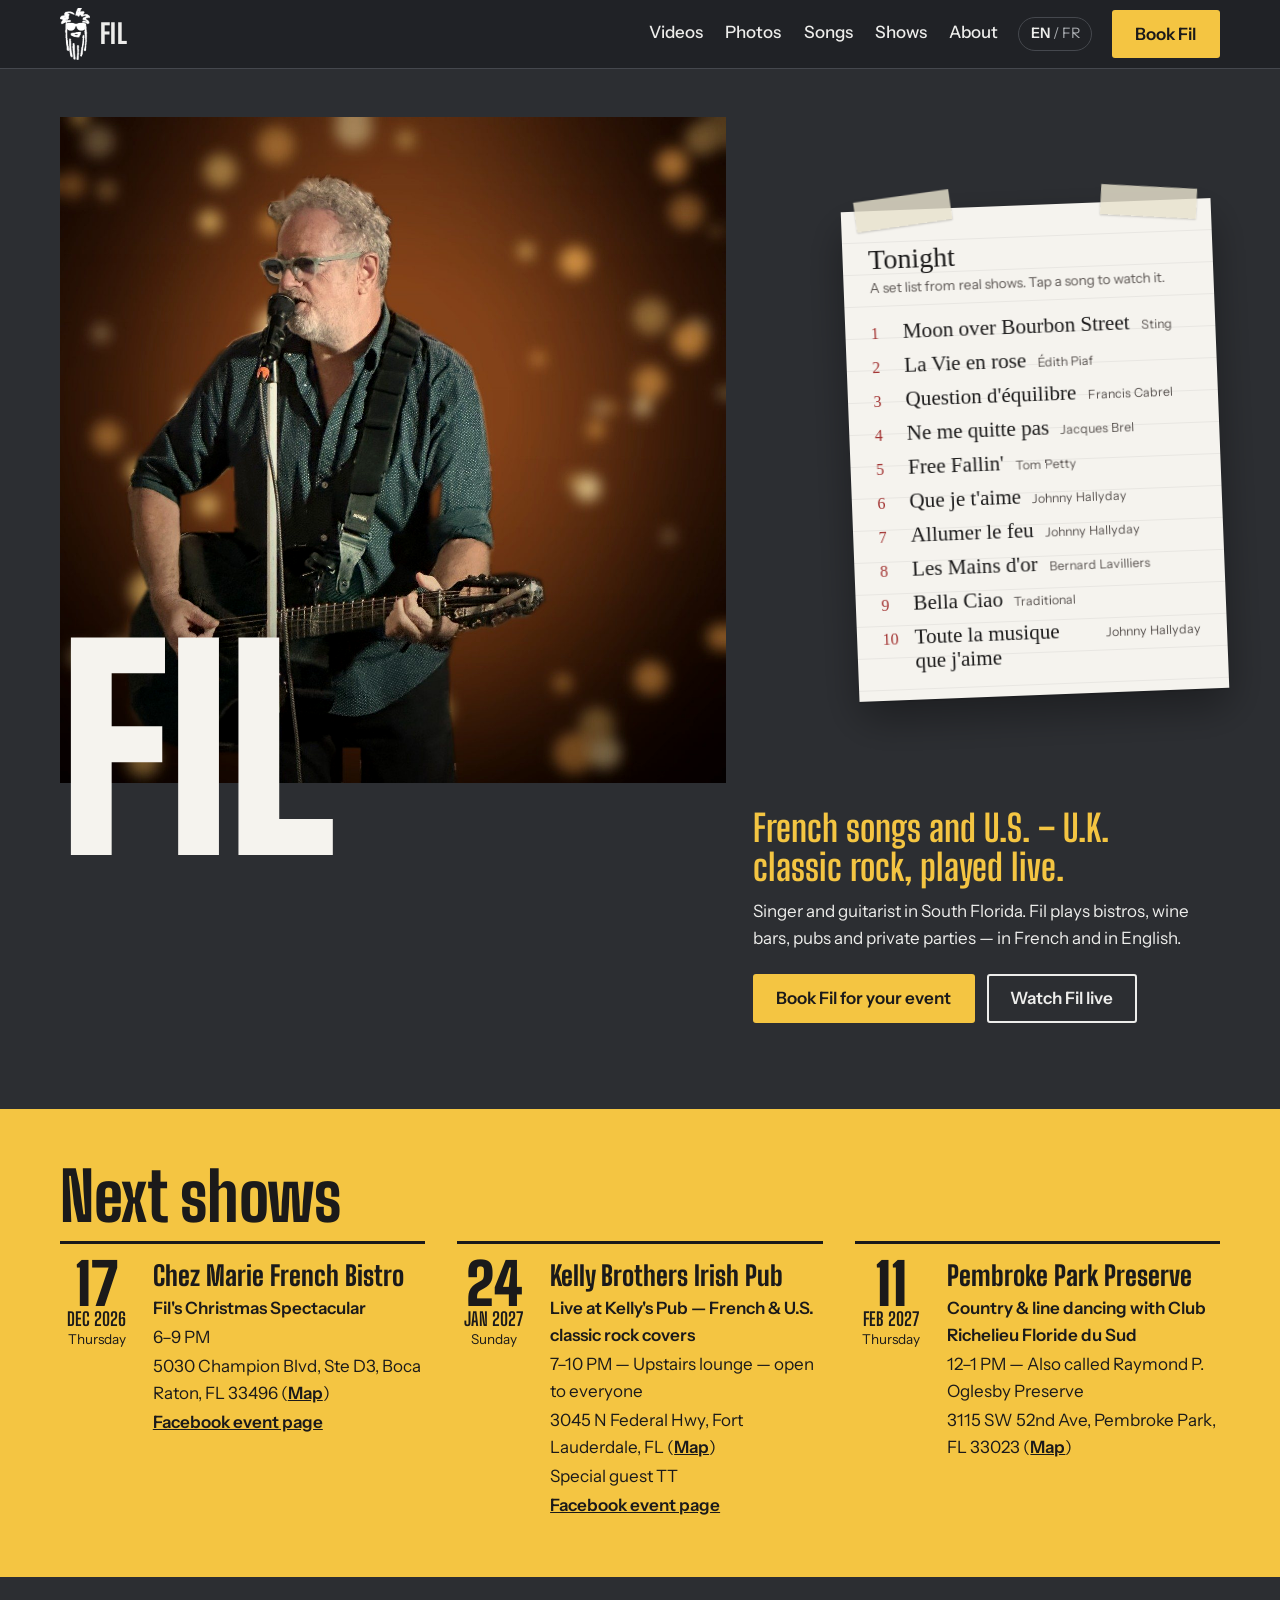
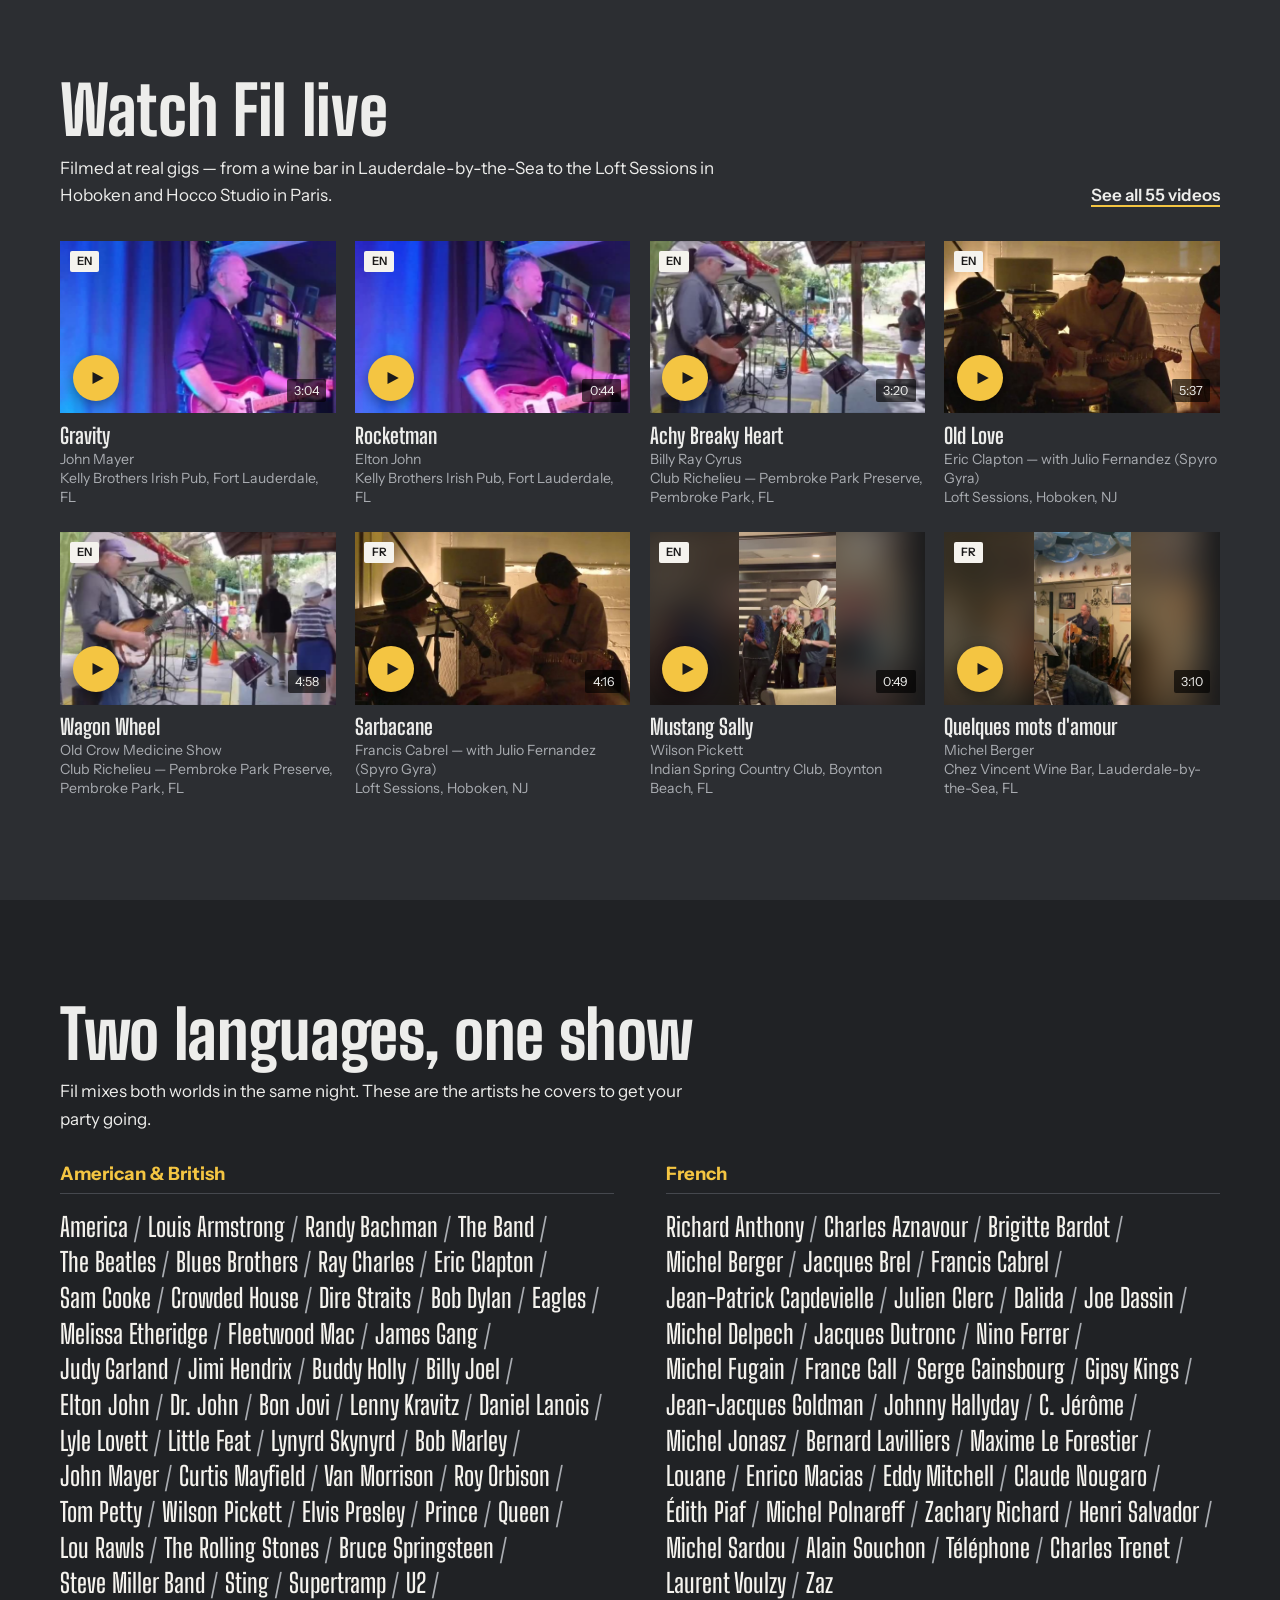
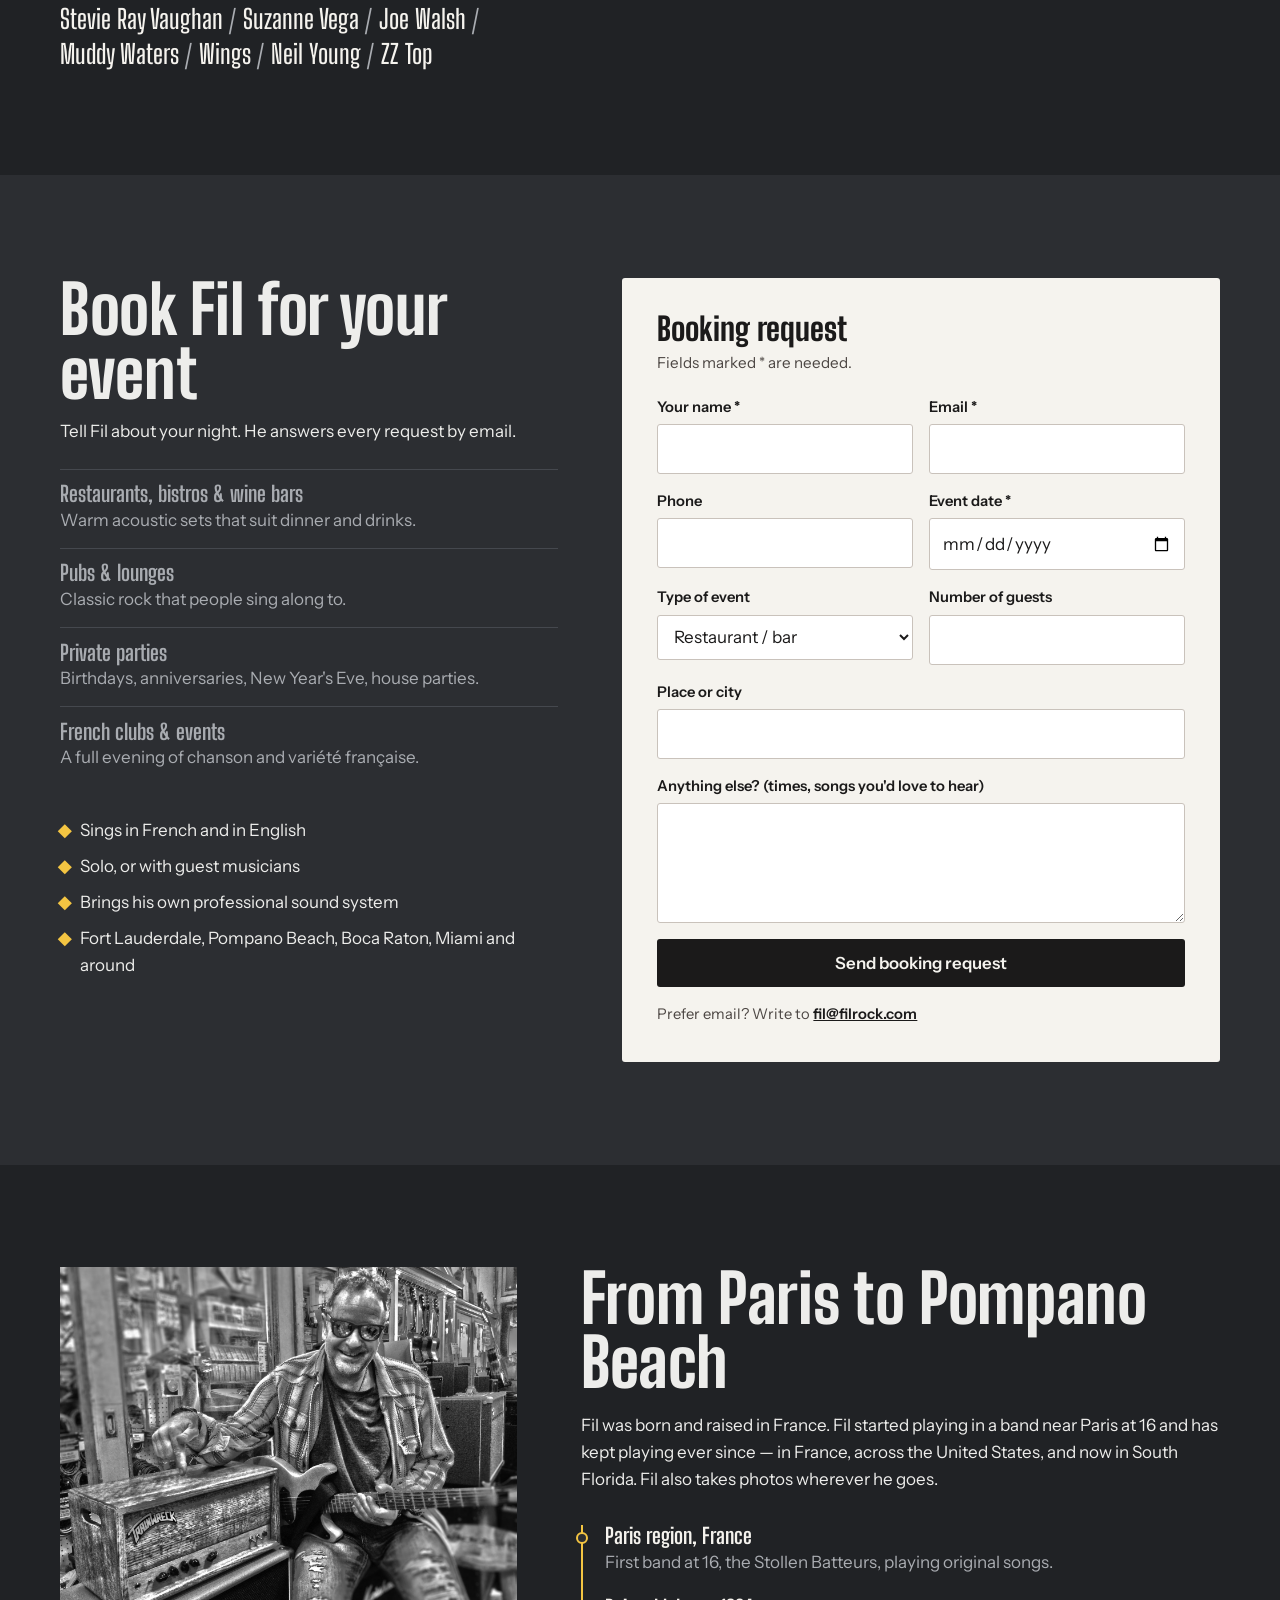
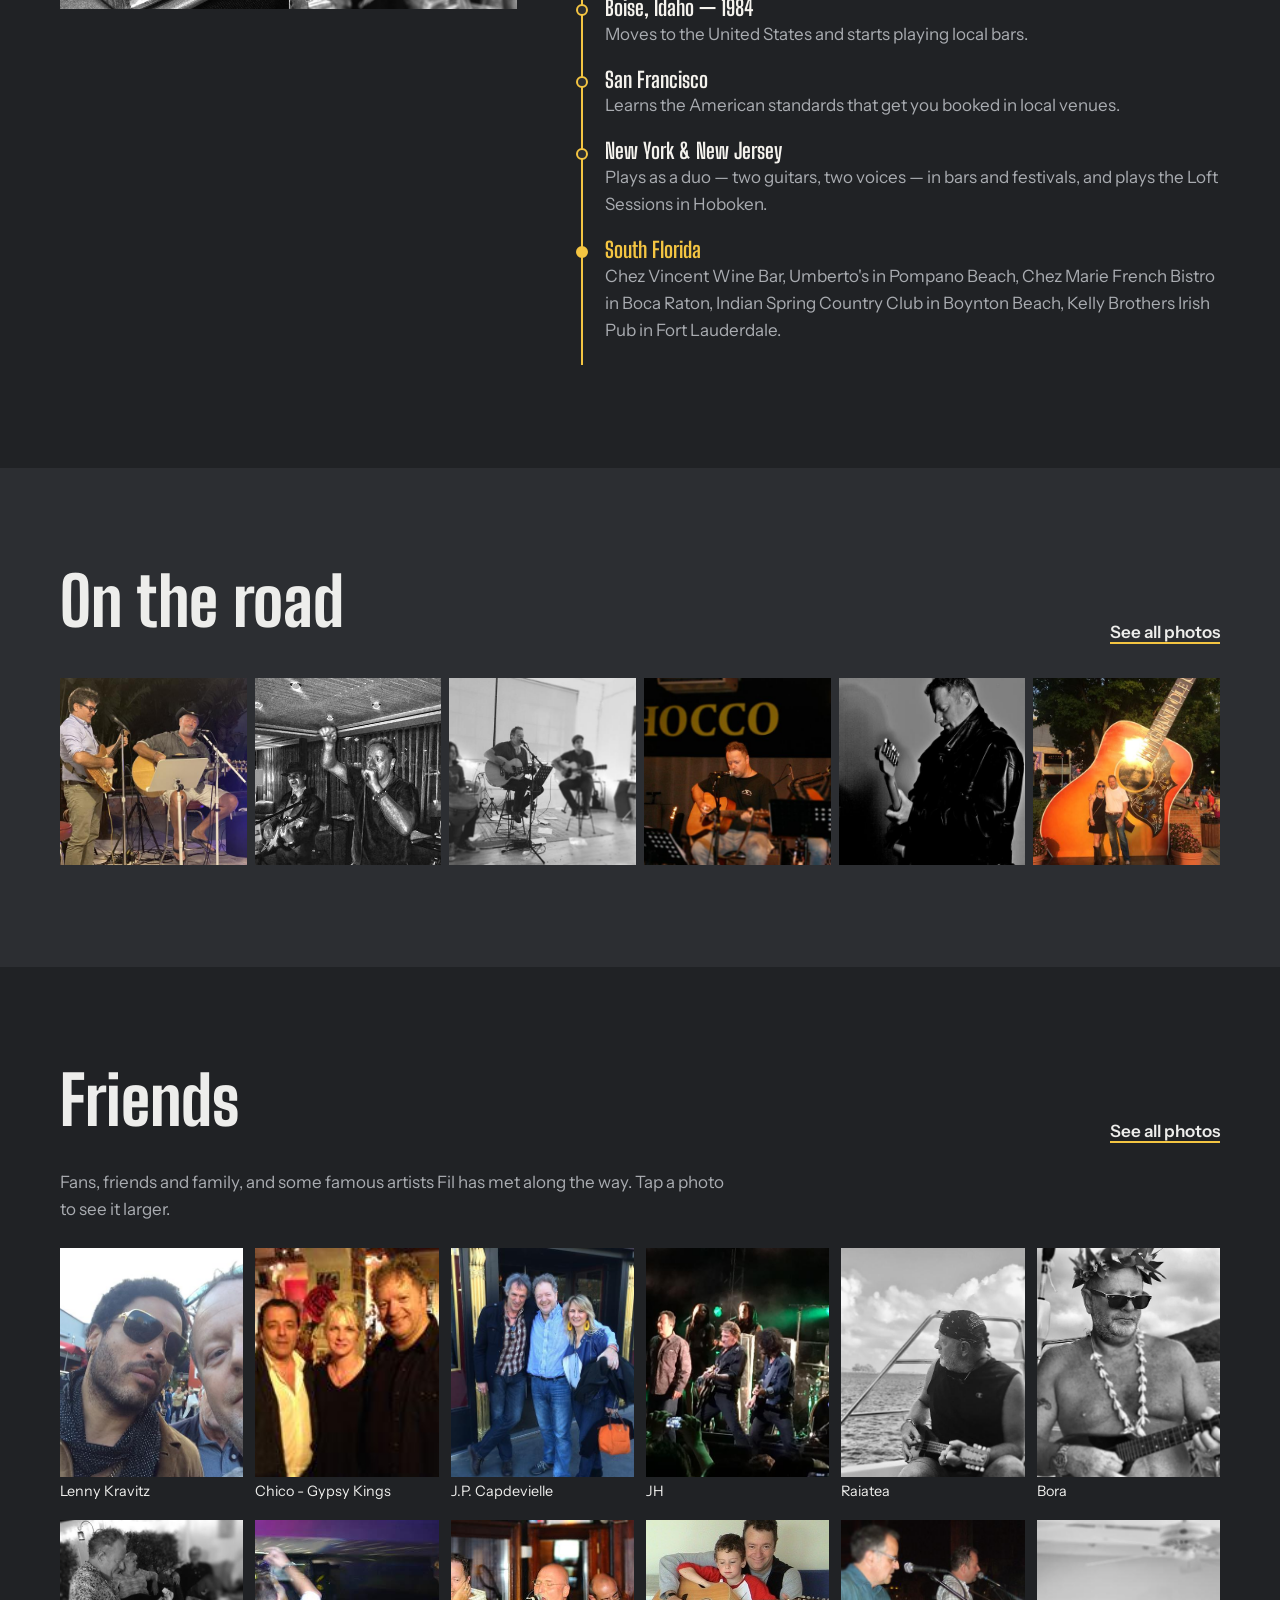
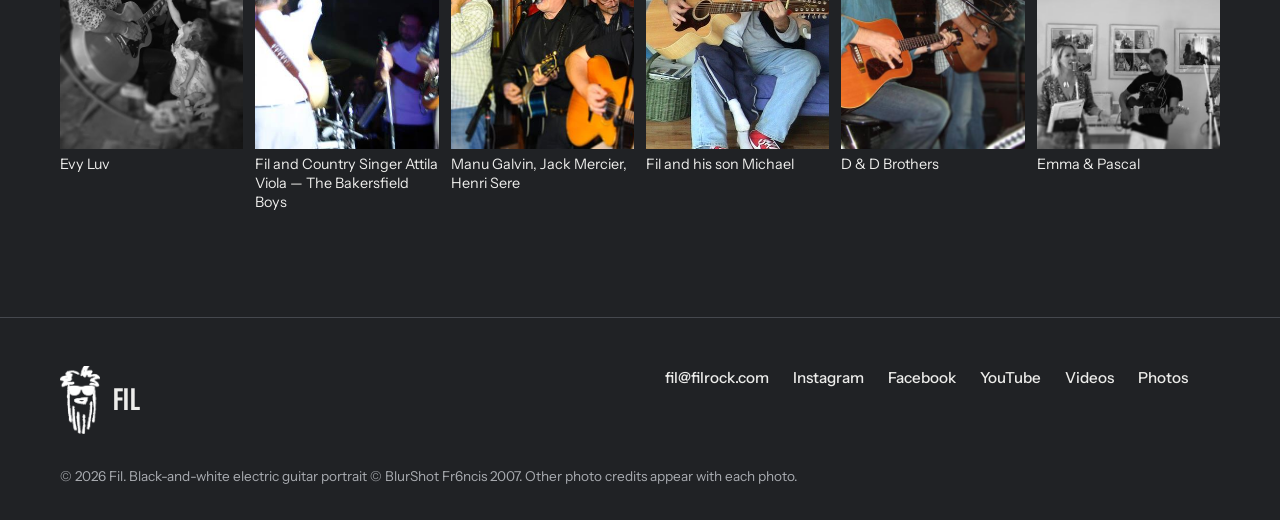
<file: index.html>
<!doctype html>
<html lang="en" data-lang="en">
<head>
<meta charset="utf-8">
<meta name="viewport" content="width=device-width, initial-scale=1">
<title>Fil — French chansons & classic rock, live in South Florida</title>
<meta name="description" content="Fil is a singer and guitarist in South Florida. He plays French chansons and American and British classic rock in bistros, wine bars, pubs and private parties. Book Fil for your event.">
<meta property="og:title" content="Fil — French chansons & classic rock, live">
<meta property="og:description" content="Singer and guitarist in South Florida. French chansons and classic rock for bistros, wine bars, pubs and private parties.">
<meta property="og:type" content="website">
<meta property="og:url" content="https://filrock.com/">
<meta property="og:image" content="https://filrock.com/assets/img/lib/fil-main-2026-warm.jpg">
<meta name="twitter:card" content="summary_large_image">
<link rel="canonical" href="https://filrock.com/">
<meta name="theme-color" content="#202225">
<link rel="icon" href="favicon.png" type="image/png">
<link rel="apple-touch-icon" href="apple-touch-icon.png">
<link rel="preconnect" href="https://fonts.googleapis.com">
<link rel="preconnect" href="https://fonts.gstatic.com" crossorigin>
<link href="https://fonts.googleapis.com/css2?family=Big+Shoulders+Display:wght@600;700;800;900&family=Instrument+Sans:wght@400;500;600;700&family=Permanent+Marker&display=swap" rel="stylesheet">
<link rel="stylesheet" href="assets/css/site.css?v=20261116a">
<script type="application/ld+json">
{"@context":"https://schema.org","@type":"MusicGroup","name":"Fil","url":"https://filrock.com/","image":"https://filrock.com/assets/img/lib/fil-main-2026-warm.jpg","genre":["French chanson","Classic rock"],"description":"Singer and guitarist in South Florida playing French chansons and classic rock.","email":"fil@filrock.com","areaServed":"South Florida","sameAs":["https://www.instagram.com/fil_rock/","https://www.facebook.com/profile.php?id=61576345754601","https://www.youtube.com/channel/UCnaAOq6yiKES8PhE9cGg55g"]}
</script>
</head>
<body>
<a class="skip" href="#main"><span data-l="en">Skip to content</span><span data-l="fr">Aller au contenu</span></a>

<header class="top">
  <div class="wrap">
    <a class="brand" href="./" aria-label="Fil, home">
      <img src="assets/img/logo-face-white.png" alt="" width="30" height="51">
      <span class="wordmark">FIL</span>
    </a>
    <nav class="nav" id="nav" aria-label="Main">
      <a href="videos.html"><span data-l="en">Videos</span><span data-l="fr">Vidéos</span></a>
      <a href="photos.html">Photos</a>
      <a href="#songs"><span data-l="en">Songs</span><span data-l="fr">Chansons</span></a>
      <a href="#shows"><span data-l="en">Shows</span><span data-l="fr">Concerts</span></a>
      <a href="#about"><span data-l="en">About</span><span data-l="fr">Biographie</span></a>
    </nav>
    <button class="lang" type="button">EN / FR</button>
    <a class="btn btn-spot" href="#book"><span data-l="en">Book Fil</span><span data-l="fr">Réserver Fil</span></a>
    <button class="menu-btn" type="button" aria-controls="nav" aria-expanded="false" data-en="Open menu" data-fr="Ouvrir le menu"><span></span><span></span><span></span></button>
  </div>
</header>

<main id="main">
  <!-- HERO -->
  <section class="hero">
    <div class="wrap">
      <figure class="hero-photo">
        <img src="assets/img/lib/fil-main-2026-warm.jpg" width="1320" height="1320" alt="Fil singing and playing his guitar" fetchpriority="high">
      </figure>
      <div class="hero-copy">
        <h1 class="hero-name">Fil</h1>
        <div class="hero-text">
        <p class="hero-tag"><span data-l="en">French songs and U.S.&nbsp;–&nbsp;U.K. classic rock, played&nbsp;live.</span><span data-l="fr">Chansons françaises et classic rock U.S.&nbsp;–&nbsp;U.K., en&nbsp;live.</span></p>
        <p class="hero-sub">
          <span data-l="en">Singer and guitarist in South Florida. Fil plays bistros, wine bars, pubs and private parties — in French and in English.</span>
          <span data-l="fr">Chanteur et guitariste en Floride du Sud. Fil joue dans les bistrots, les bars à vin, les pubs et les soirées privées — en français et en anglais.</span>
        </p>
        <div class="hero-cta">
          <a class="btn btn-spot" href="#book"><span data-l="en">Book Fil for your event</span><span data-l="fr">Réserver Fil pour votre soirée</span></a>
          <a class="btn btn-line" href="#videos"><span data-l="en">Watch Fil live</span><span data-l="fr">Voir Fil en live</span></a>
        </div>
        </div>
      </div>

      <aside class="setlist" aria-labelledby="setlist-title">
        <span class="tape tape-l" aria-hidden="true"></span><span class="tape tape-r" aria-hidden="true"></span>
        <p class="setlist-head" id="setlist-title"><span data-l="en">Tonight</span><span data-l="fr">Ce soir</span></p>
        <p class="setlist-note"><span data-l="en">A set list from real shows. Tap a song to watch it.</span><span data-l="fr">Une set list de vrais concerts. Touchez une chanson pour la voir.</span></p>
        <ol>
          <li><button type="button" data-video="fil_france-moon-over-bourbon-street"><span class="song">Moon over Bourbon Street</span><span class="who">Sting</span></button></li>
          <li><button type="button" data-video="c780d7_a0bb45439d3e418d8179134823fd58ea"><span class="song" lang="fr">La Vie en rose</span><span class="who">Édith Piaf</span></button></li>
          <li><button type="button" data-video="fil_kelly-question-d-equilibre"><span class="song" lang="fr">Question d'équilibre</span><span class="who">Francis Cabrel</span></button></li>
          <li><button type="button" data-video="c780d7_3457dcf493ad4b9aae6d5254f6bedf9e"><span class="song" lang="fr">Ne me quitte pas</span><span class="who">Jacques Brel</span></button></li>
          <li><button type="button" data-video="c780d7_3942223f0f434574b36c2dba764608f5"><span class="song">Free Fallin'</span><span class="who">Tom Petty</span></button></li>
          <li><button type="button" data-video="571c43_ca935aba26ba480787572b3f54c3cbea"><span class="song" lang="fr">Que je t'aime</span><span class="who">Johnny Hallyday</span></button></li>
          <li><button type="button" data-video="571c43_dc0de59141704a8e8d019f41ae1b949c"><span class="song" lang="fr">Allumer le feu</span><span class="who">Johnny Hallyday</span></button></li>
          <li><button type="button" data-video="c780d7_f4b5e55483194768900bbd8c2d068be9"><span class="song" lang="fr">Les Mains d'or</span><span class="who">Bernard Lavilliers</span></button></li>
          <li><button type="button" data-video="c780d7_8c40d618f99b43469a73e5504b0fde74"><span class="song" lang="it">Bella Ciao</span><span class="who"><span data-l="en">Traditional</span><span data-l="fr">Chant traditionnel</span></span></button></li>
          <li><button type="button" data-video="c780d7_203fce6b2df84ebdad1edd4c4e71a01c"><span class="song" lang="fr">Toute la musique que j'aime</span><span class="who">Johnny Hallyday</span></button></li>
        </ol>
      </aside>
    </div>
  </section>

  <!-- NEXT SHOWS -->
  <section class="shows" id="shows" aria-labelledby="shows-title">
    <div class="wrap">
      <h2 class="h2" id="shows-title"><span data-l="en">Next shows</span><span data-l="fr">Prochains concerts</span></h2>
      <div data-shows></div>
    </div>
  </section>

  <!-- VIDEOS -->
  <section class="section" id="videos" aria-labelledby="videos-title">
    <div class="wrap">
      <div class="section-head">
        <div>
          <h2 class="h2" id="videos-title"><span data-l="en">Watch Fil live</span><span data-l="fr">Fil en live</span></h2>
          <p class="lead"><span data-l="en">Filmed at real gigs — from a wine bar in Lauderdale-by-the-Sea to the Loft Sessions in Hoboken and Hocco Studio in Paris.</span><span data-l="fr">Filmé pendant de vrais concerts — d'un bar à vin de Lauderdale-by-the-Sea aux Loft Sessions de Hoboken et au Hocco Studio à Paris.</span></p>
        </div>
        <a class="more" href="videos.html"><span data-l="en">See all 55 videos</span><span data-l="fr">Voir les 55 vidéos</span></a>
      </div>
      <div class="vgrid" data-videos="featured" data-ids="fil_kelly-gravity,fil_kelly-rocketman,fil_richelieu-achy-breaky-heart,c780d7_7b65bd6fb44943e5828a4b5eb2eb9af7,fil_richelieu-wagon-wheel,c780d7_b490a7e795b34aaeb90ac5d07f6b844e,fil_indian-spring-mustang-sally,c780d7_f4be8e4a15d04939ae179653b28ad416"></div>
    </div>
  </section>

  <!-- SONGS -->
  <section class="section section-alt" id="songs" aria-labelledby="songs-title">
    <div class="wrap">
      <h2 class="h2" id="songs-title"><span data-l="en">Two languages, one show</span><span data-l="fr">Deux langues, un seul show</span></h2>
      <p class="lead"><span data-l="en">Fil mixes both worlds in the same night. These are the artists he covers to get your party going.</span><span data-l="fr">Fil mélange les deux mondes dans la même soirée. Voici les artistes qu'il reprend pour animer vos soirées.</span></p>
      <div class="lineup">
        <div>
          <h3><span data-l="en">American & British</span><span data-l="fr">Américains et britanniques</span></h3>
          <p><span>America</span> <span>Louis Armstrong</span> <span>Randy Bachman</span> <span>The Band</span> <span>The Beatles</span> <span>Blues Brothers</span> <span>Ray Charles</span> <span>Eric Clapton</span> <span>Sam Cooke</span> <span>Crowded House</span> <span>Dire Straits</span> <span>Bob Dylan</span> <span>Eagles</span> <span>Melissa Etheridge</span> <span>Fleetwood Mac</span> <span>James Gang</span> <span>Judy Garland</span> <span>Jimi Hendrix</span> <span>Buddy Holly</span> <span>Billy Joel</span> <span>Elton John</span> <span>Dr. John</span> <span>Bon Jovi</span> <span>Lenny Kravitz</span> <span>Daniel Lanois</span> <span>Lyle Lovett</span> <span>Little Feat</span> <span>Lynyrd Skynyrd</span> <span>Bob Marley</span> <span>John Mayer</span> <span>Curtis Mayfield</span> <span>Van Morrison</span> <span>Roy Orbison</span> <span>Tom Petty</span> <span>Wilson Pickett</span> <span>Elvis Presley</span> <span>Prince</span> <span>Queen</span> <span>Lou Rawls</span> <span>The Rolling Stones</span> <span>Bruce Springsteen</span> <span>Steve Miller Band</span> <span>Sting</span> <span>Supertramp</span> <span>U2</span> <span>Stevie Ray Vaughan</span> <span>Suzanne Vega</span> <span>Joe Walsh</span> <span>Muddy Waters</span> <span>Wings</span> <span>Neil Young</span> <span>ZZ Top</span></p>
        </div>
        <div lang="fr">
          <h3><span data-l="en">French</span><span data-l="fr">Français</span></h3>
          <p><span>Richard Anthony</span> <span>Charles Aznavour</span> <span>Brigitte Bardot</span> <span>Michel Berger</span> <span>Jacques Brel</span> <span>Francis Cabrel</span> <span>Jean-Patrick Capdevielle</span> <span>Julien Clerc</span> <span>Dalida</span> <span>Joe Dassin</span> <span>Michel Delpech</span> <span>Jacques Dutronc</span> <span>Nino Ferrer</span> <span>Michel Fugain</span> <span>France Gall</span> <span>Serge Gainsbourg</span> <span>Gipsy Kings</span> <span>Jean-Jacques Goldman</span> <span>Johnny Hallyday</span> <span>C. Jérôme</span> <span>Michel Jonasz</span> <span>Bernard Lavilliers</span> <span>Maxime Le Forestier</span> <span>Louane</span> <span>Enrico Macias</span> <span>Eddy Mitchell</span> <span>Claude Nougaro</span> <span>Édith Piaf</span> <span>Michel Polnareff</span> <span>Zachary Richard</span> <span>Henri Salvador</span> <span>Michel Sardou</span> <span>Alain Souchon</span> <span>Téléphone</span> <span>Charles Trenet</span> <span>Laurent Voulzy</span> <span>Zaz</span></p>
        </div>
      </div>
    </div>
  </section>

  <!-- BOOK -->
  <section class="section" id="book" aria-labelledby="book-title">
    <div class="wrap book">
      <div>
        <h2 class="h2" id="book-title"><span data-l="en">Book Fil for your event</span><span data-l="fr">Réservez Fil pour votre soirée</span></h2>
        <p class="lead" style="margin-bottom:0"><span data-l="en">Tell Fil about your night. He answers every request by email.</span><span data-l="fr">Parlez de votre soirée à Fil. Il répond à chaque demande par e-mail.</span></p>
        <ul class="book-list">
          <li><strong><span data-l="en">Restaurants, bistros & wine bars</span><span data-l="fr">Restaurants, bistrots et bars à vin</span></strong><span><span data-l="en">Warm acoustic sets that suit dinner and drinks.</span><span data-l="fr">Des sets acoustiques chaleureux pour le dîner et l'apéro.</span></span></li>
          <li><strong><span data-l="en">Pubs & lounges</span><span data-l="fr">Pubs et lounges</span></strong><span><span data-l="en">Classic rock that people sing along to.</span><span data-l="fr">Du classic rock que tout le monde chante.</span></span></li>
          <li><strong><span data-l="en">Private parties</span><span data-l="fr">Soirées privées</span></strong><span><span data-l="en">Birthdays, anniversaries, New Year's Eve, house parties.</span><span data-l="fr">Anniversaires, fêtes, réveillons, soirées à la maison.</span></span></li>
          <li><strong><span data-l="en">French clubs & events</span><span data-l="fr">Clubs et événements français</span></strong><span><span data-l="en">A full evening of chanson and variété française.</span><span data-l="fr">Une soirée entière de chanson et de variété française.</span></span></li>
        </ul>
        <ul class="facts">
          <li><span data-l="en">Sings in French and in English</span><span data-l="fr">Chante en français et en anglais</span></li>
          <li><span data-l="en">Solo, or with guest musicians</span><span data-l="fr">En solo, ou avec des musiciens invités</span></li>
          <li><span data-l="en">Brings his own professional sound system</span><span data-l="fr">Apporte sa propre sono professionnelle</span></li>
          <li><span data-l="en">Fort Lauderdale, Pompano Beach, Boca Raton, Miami and around</span><span data-l="fr">Fort Lauderdale, Pompano Beach, Boca Raton, Miami et alentours</span></li>
        </ul>
      </div>

      <form class="form" id="booking" novalidate>
        <h3><span data-l="en">Booking request</span><span data-l="fr">Demande de réservation</span></h3>
        <p class="hint"><span data-l="en">Fields marked * are needed.</span><span data-l="fr">Les champs marqués * sont nécessaires.</span></p>
        <input class="hp" type="checkbox" name="botcheck" tabindex="-1" autocomplete="off" aria-hidden="true">
        <div class="grid2">
          <div class="field"><label for="f-name"><span data-l="en">Your name *</span><span data-l="fr">Votre nom *</span></label><input id="f-name" name="name" autocomplete="name" required></div>
          <div class="field"><label for="f-email"><span data-l="en">Email *</span><span data-l="fr">E-mail *</span></label><input id="f-email" name="email" type="email" autocomplete="email" required></div>
          <div class="field"><label for="f-phone"><span data-l="en">Phone</span><span data-l="fr">Téléphone</span></label><input id="f-phone" name="phone" type="tel" autocomplete="tel"></div>
          <div class="field"><label for="f-date"><span data-l="en">Event date *</span><span data-l="fr">Date de l'événement *</span></label><input id="f-date" name="date" type="date" required></div>
          <div class="field"><label for="f-type"><span data-l="en">Type of event</span><span data-l="fr">Type d'événement</span></label>
            <select id="f-type" name="type">
              <option value="Restaurant / bar">Restaurant / bar</option>
              <option value="Private party">Private party / Soirée privée</option>
              <option value="French club or event">French club or event / Club ou événement français</option>
              <option value="Company event">Company event / Événement d'entreprise</option>
              <option value="Other">Other / Autre</option>
            </select></div>
          <div class="field"><label for="f-guests"><span data-l="en">Number of guests</span><span data-l="fr">Nombre d'invités</span></label><input id="f-guests" name="guests" inputmode="numeric"></div>
        </div>
        <div class="field"><label for="f-place"><span data-l="en">Place or city</span><span data-l="fr">Lieu ou ville</span></label><input id="f-place" name="place"></div>
        <div class="field"><label for="f-msg"><span data-l="en">Anything else? (times, songs you'd love to hear)</span><span data-l="fr">Autre chose ? (horaires, chansons souhaitées)</span></label><textarea id="f-msg" name="message"></textarea></div>
        <button class="btn btn-spot" type="submit"><span data-l="en">Send booking request</span><span data-l="fr">Envoyer la demande</span></button>
        <p class="form-status" role="status" aria-live="polite"></p>
        <p class="form-alt"><span data-l="en">Prefer email? Write to</span><span data-l="fr">Vous préférez l'e-mail ? Écrivez à</span> <a href="mailto:fil@filrock.com">fil@filrock.com</a></p>
      </form>
    </div>
  </section>

  <!-- ABOUT -->
  <section class="section section-alt" id="about" aria-labelledby="about-title">
    <div class="wrap about">
      <figure>
        <img loading="lazy" src="assets/img/lib/img-0908-7d55d2.jpg" width="1600" height="1200" alt="Fil playing guitar in a guitar shop, next to a Trainwreck amplifier">
      </figure>
      <div class="about-text">
        <h2 class="h2" id="about-title"><span data-l="en">From Paris to Pompano Beach</span><span data-l="fr">De Paris à Pompano Beach</span></h2>
        <p><span data-l="en">Fil was born and raised in France. Fil started playing in a band near Paris at 16 and has kept playing ever since — in France, across the United States, and now in South Florida. Fil also takes photos wherever he goes.</span><span data-l="fr">Fil est né et a grandi en France. Fil a commencé à jouer dans un groupe de la région parisienne à 16 ans et n'a jamais arrêté depuis — en France, à travers les États-Unis, et aujourd'hui en Floride du Sud. Fil prend aussi des photos partout où il passe.</span></p>
        <ol class="road">
          <li><strong><span data-l="en">Paris region, France</span><span data-l="fr">Région parisienne</span></strong><span><span data-l="en">First band at 16, the Stollen Batteurs, playing original songs.</span><span data-l="fr">Premier groupe à 16 ans, les Stollen Batteurs, avec des chansons originales.</span></span></li>
          <li><strong><span data-l="en">Boise, Idaho — 1984</span><span data-l="fr">Boise, Idaho — 1984</span></strong><span><span data-l="en">Moves to the United States and starts playing local bars.</span><span data-l="fr">S'installe aux États-Unis et commence à jouer dans les bars du coin.</span></span></li>
          <li><strong>San Francisco</strong><span><span data-l="en">Learns the American standards that get you booked in local venues.</span><span data-l="fr">Apprend les standards américains qui ouvrent les portes des salles locales.</span></span></li>
          <li><strong><span data-l="en">New York & New Jersey</span><span data-l="fr">New York et New Jersey</span></strong><span><span data-l="en">Plays as a duo — two guitars, two voices — in bars and festivals, and plays the Loft Sessions in Hoboken.</span><span data-l="fr">Joue en duo — deux guitares, deux voix — dans les bars et les festivals, et joue aux Loft Sessions de Hoboken.</span></span></li>
          <li class="now"><strong><span data-l="en">South Florida</span><span data-l="fr">Floride du Sud</span></strong><span><span data-l="en">Chez Vincent Wine Bar, Umberto's in Pompano Beach, Chez Marie French Bistro in Boca Raton, Indian Spring Country Club in Boynton Beach, Kelly Brothers Irish Pub in Fort Lauderdale.</span><span data-l="fr">Chez Vincent Wine Bar, Umberto's à Pompano Beach, Chez Marie French Bistro à Boca Raton, Indian Spring Country Club à Boynton Beach, Kelly Brothers Irish Pub à Fort Lauderdale.</span></span></li>
        </ol>
      </div>
    </div>
  </section>

  <!-- PHOTOS -->
  <section class="section" aria-labelledby="photos-title">
    <div class="wrap">
      <div class="section-head">
        <h2 class="h2" id="photos-title"><span data-l="en">On the road</span><span data-l="fr">Sur la route</span></h2>
        <a class="more" href="photos.html"><span data-l="en">See all photos</span><span data-l="fr">Voir toutes les photos</span></a>
      </div>
      <div class="pstrip">
        <img loading="lazy" src="assets/img/thumb/fil-pat-cf6bbf.jpg" alt="Fil playing acoustic guitar outdoors with a second guitarist" width="480" height="640">
        <img loading="lazy" src="assets/img/thumb/2016-04-02-23-23-13-59d344.jpg" alt="Fil singing on stage, in black and white" width="640" height="360">
        <img loading="lazy" src="assets/img/thumb/img-2869-e71dbd.jpg" alt="Loft Sessions in Hoboken, New Jersey" width="640" height="480">
        <img loading="lazy" src="assets/img/thumb/dsc01379-99dc99.jpg" alt="Fil on stage at Hocco Studio, Paris" width="640" height="480">
        <img loading="lazy" src="assets/img/thumb/fr6ncis-2007-06-16-img-2788-6a2a2c.jpg" alt="Fil with an electric guitar, black and white portrait" width="426" height="640">
        <img loading="lazy" src="assets/img/thumb/nashville-c97a5c.jpg" alt="Fil in Nashville by a giant guitar" width="480" height="640">
      </div>
    </div>
  </section>

  <!-- FRIENDS -->
  <section class="section section-alt" id="friends" aria-labelledby="friends-title">
    <div class="wrap">
      <div class="section-head">
        <h2 class="h2" id="friends-title"><span data-l="en">Friends</span><span data-l="fr">Les amis</span></h2>
        <a class="more" href="photos.html"><span data-l="en">See all photos</span><span data-l="fr">Voir toutes les photos</span></a>
      </div>
      <p class="friends-note"><span data-l="en">Fans, friends and family, and some famous artists Fil has met along the way. Tap a photo to see it larger.</span><span data-l="fr">Fans, amis et famille, et quelques artistes célèbres rencontrés en chemin. Touchez une photo pour l'agrandir.</span></p>
      <div class="friends" data-photo-pick="friends" data-files="img-0976-e116f7.jpg,26309715563-c5fb3d68b9-o-40f605.jpg,2014-03-20-15-02-42-hdr-c0dce1.jpg,2014-05-06-21-50-27-06c219.jpg,img-5011-af9298.jpg,photo-nov-27-10-55-16-pm-747746.jpg,a6d4e931-f1a1-47d4-8044-40ce2c3fade4-e8ab07.jpg,img-1014-edited-6ef716.jpg,picture-085-d0bc2f.jpg,fil-and-michael-guitar-2003.jpg,dscf5013-2b86a0.jpg,img-4348-17086c.jpg"></div>
    </div>
  </section>
</main>

<footer class="foot">
  <div class="wrap">
    <div class="foot-brand"><img src="assets/img/logo-face-white.png" alt="" width="40" height="68"><span class="wordmark">FIL</span></div>
    <div class="foot-links">
      <a href="mailto:fil@filrock.com">fil@filrock.com</a>
      <a href="https://www.instagram.com/fil_rock/" target="_blank" rel="noopener">Instagram</a>
      <a href="https://www.facebook.com/profile.php?id=61576345754601" target="_blank" rel="noopener">Facebook</a>
      <a href="https://www.youtube.com/channel/UCnaAOq6yiKES8PhE9cGg55g" target="_blank" rel="noopener">YouTube</a>
      <a href="videos.html"><span data-l="en">Videos</span><span data-l="fr">Vidéos</span></a>
      <a href="photos.html">Photos</a>
    </div>
    <p class="foot-small">© <span data-year>2026</span> Fil. <span data-l="en">Black-and-white electric guitar portrait © BlurShot Fr6ncis 2007. Other photo credits appear with each photo.</span><span data-l="fr">Portrait noir et blanc à la guitare électrique © BlurShot Fr6ncis 2007. Les autres crédits photo sont indiqués avec chaque photo.</span></p>
  </div>
</footer>

<dialog id="viewer" aria-label="Photo">
  <button class="dlg-close" type="button" aria-label="Close">×</button>
  <button class="dlg-nav dlg-prev" type="button" aria-label="Previous photo">‹</button>
  <button class="dlg-nav dlg-next" type="button" aria-label="Next photo">›</button>
  <div class="dlg"><div class="dlg-media"></div><div class="dlg-cap"></div></div>
</dialog>

<dialog id="player" aria-label="Video">
  <button class="dlg-close" type="button" aria-label="Close">×</button>
  <div class="dlg"><div class="dlg-media"></div><div class="dlg-cap"></div></div>
</dialog>

<script src="data/videos.js?v=20261116a"></script>
<script src="data/photos.js?v=20261116a"></script>
<script src="data/shows.js?v=20261116a"></script>
<script src="assets/js/site.js?v=20261116a"></script>
</body>
</html>
</file>
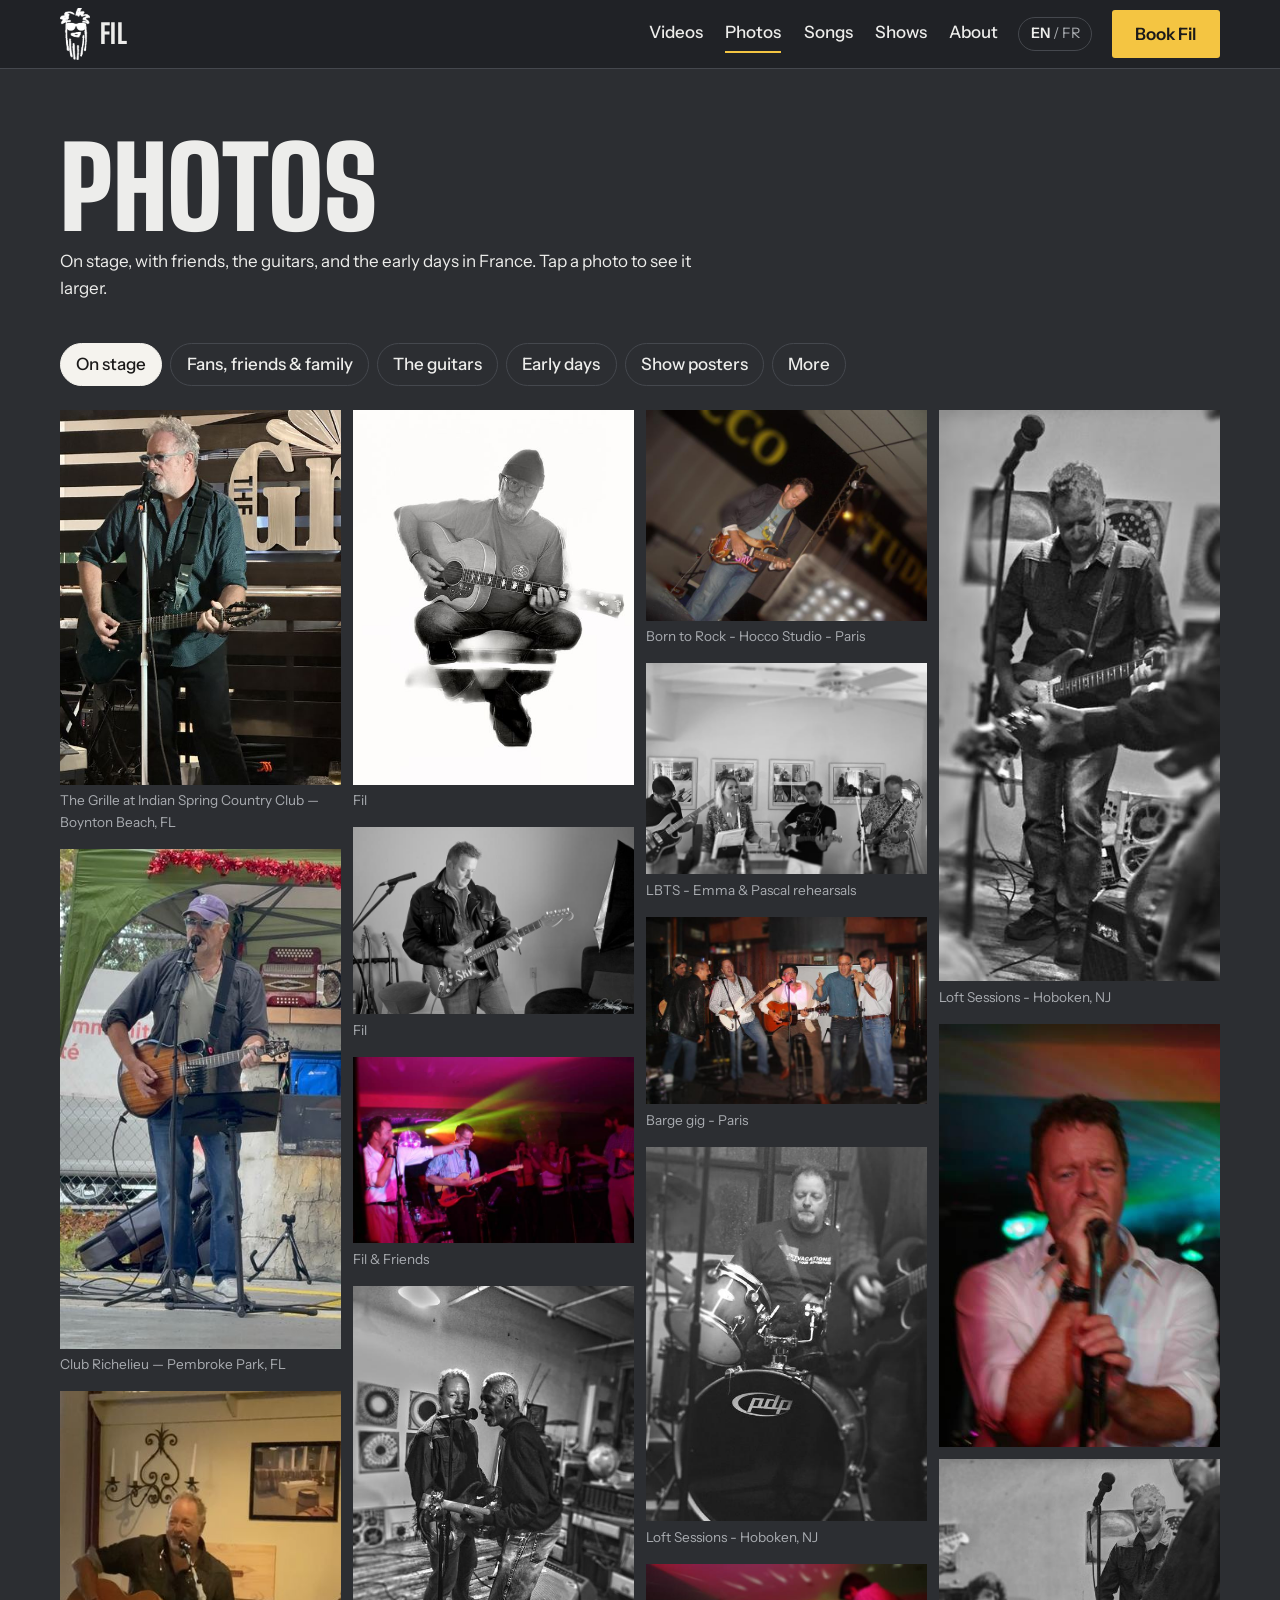
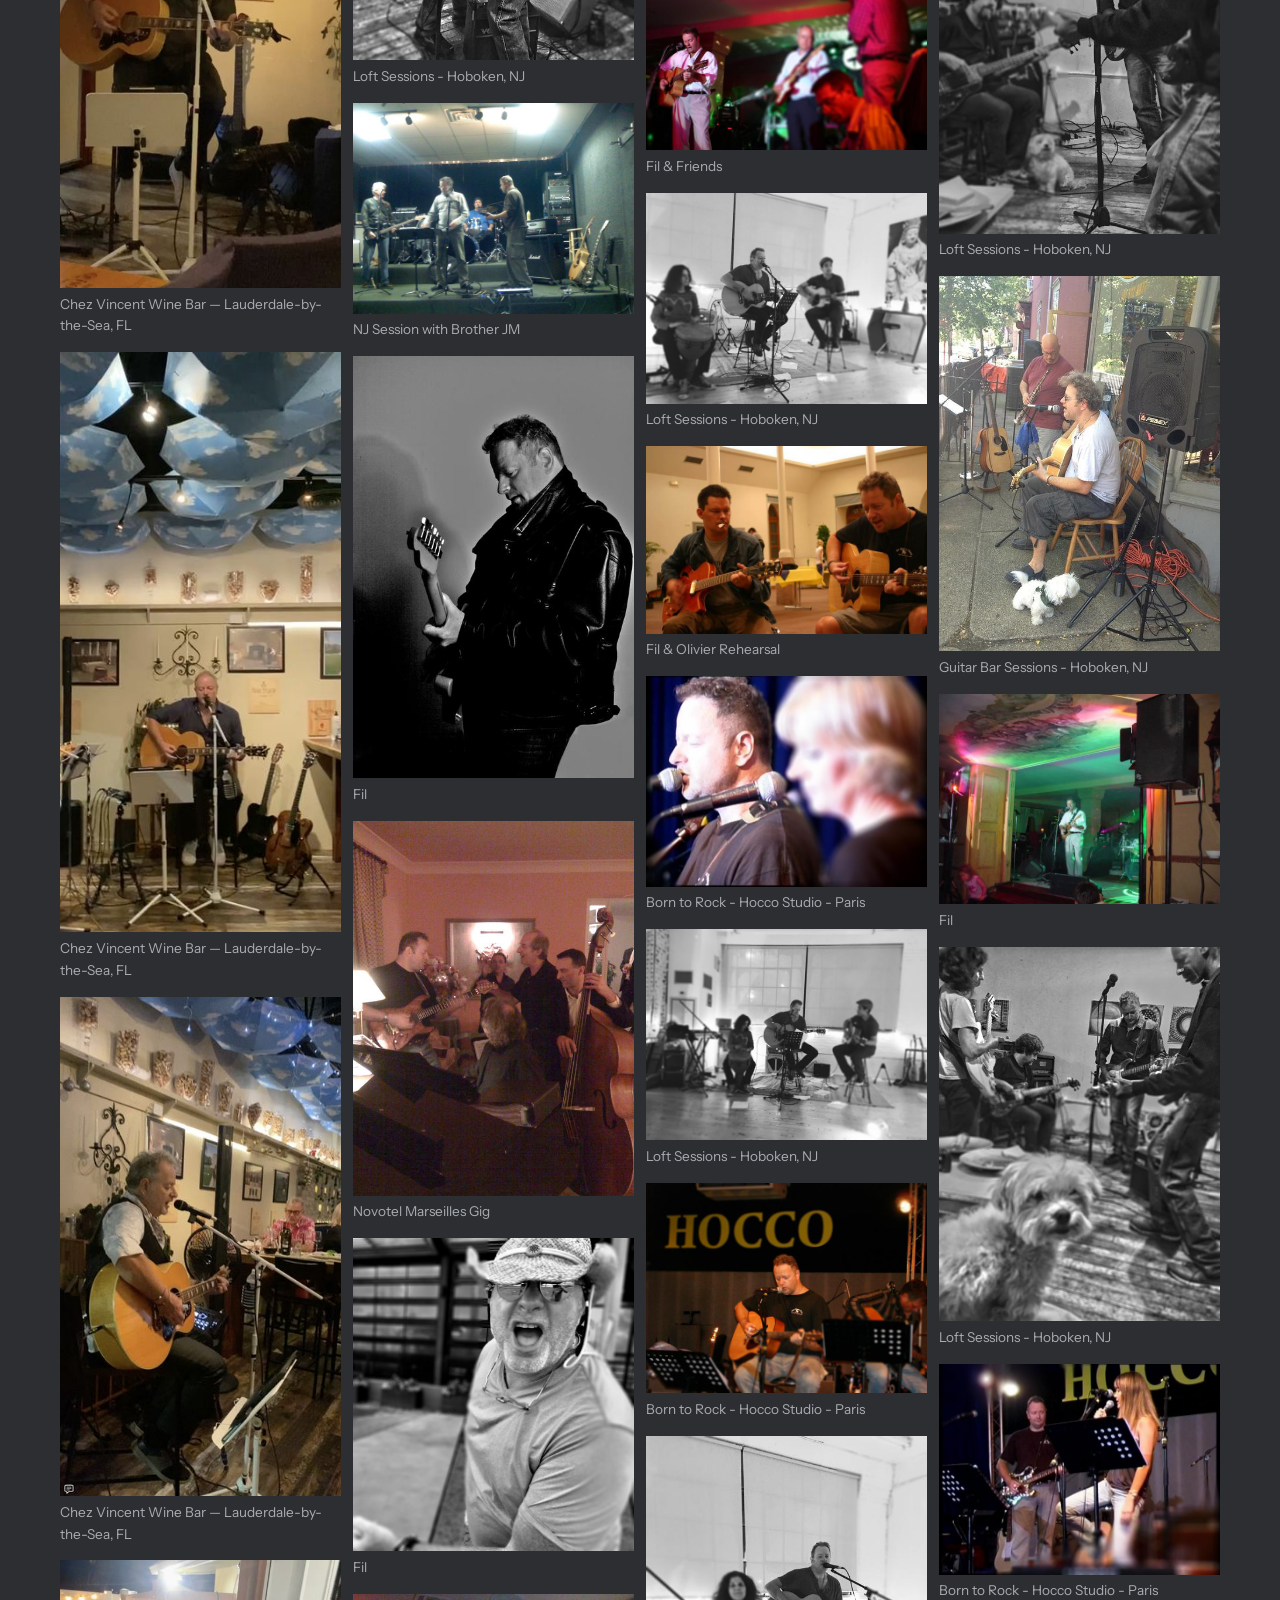
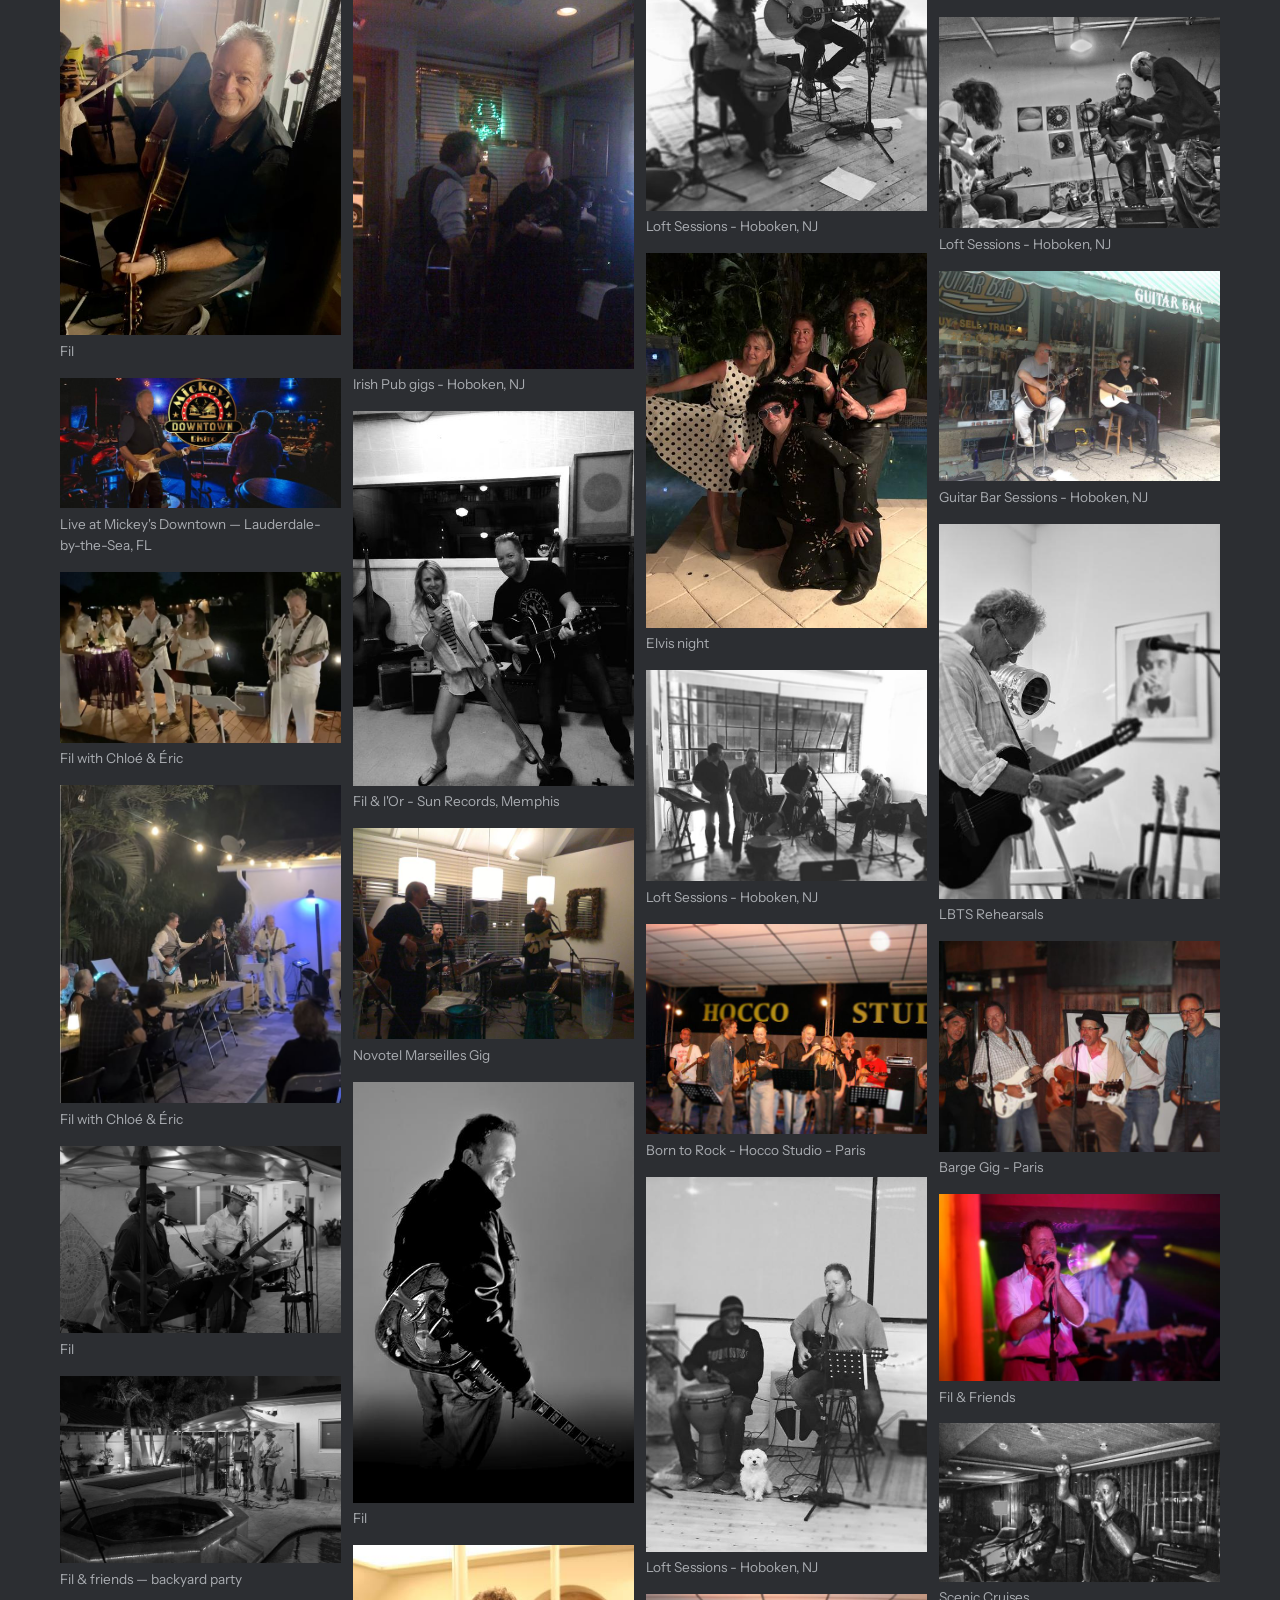
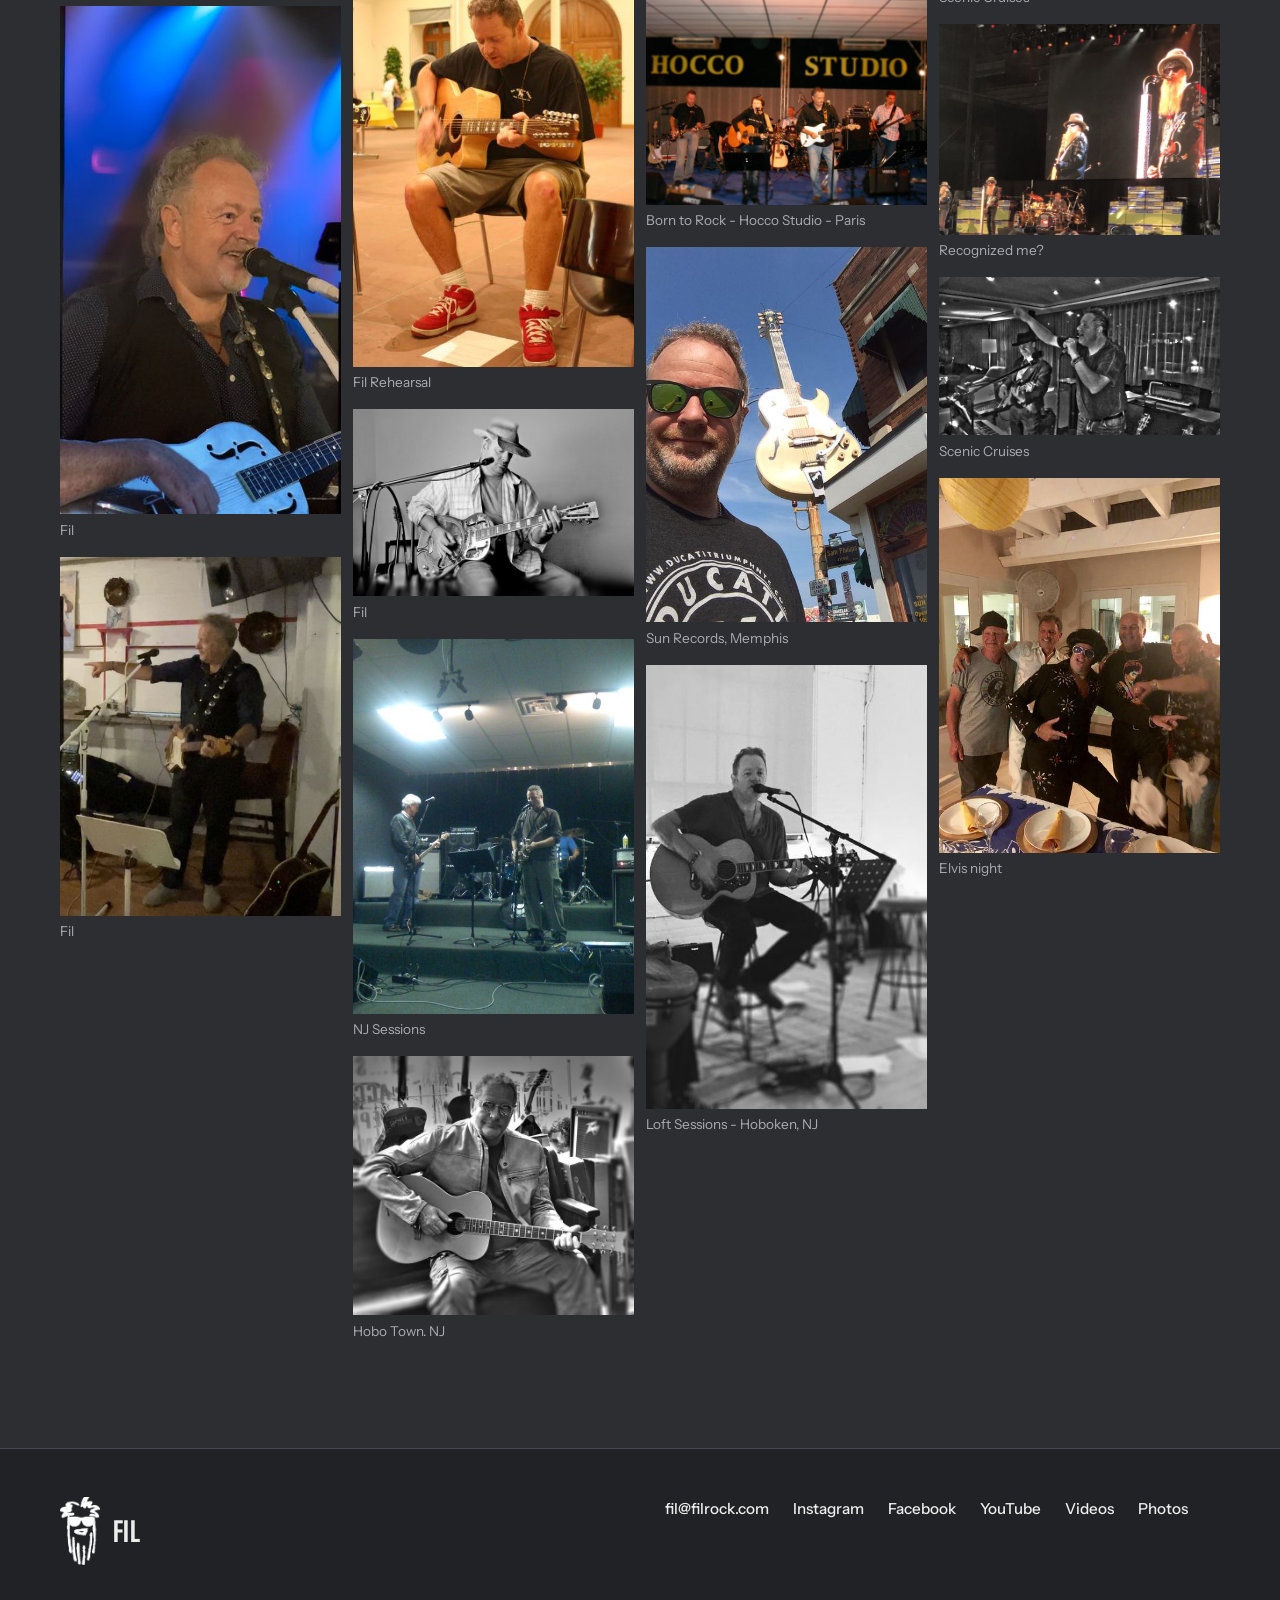
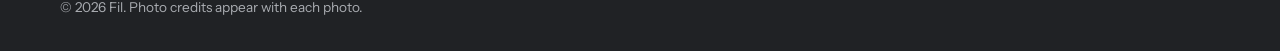
<file: photos.html>
<!doctype html>
<html lang="en" data-lang="en">
<head>
<meta charset="utf-8">
<meta name="viewport" content="width=device-width, initial-scale=1">
<title>Photos — Fil</title>
<meta name="description" content="Photos of Fil on stage, with friends and fellow musicians, his guitars, and his early days in France.">
<link rel="canonical" href="https://filrock.com/photos.html">
<meta property="og:title" content="Photos — Fil">
<meta property="og:description" content="Photos of Fil on stage, with friends and fellow musicians, his guitars, and his early days in France.">
<meta property="og:type" content="website">
<meta property="og:url" content="https://filrock.com/photos.html">
<meta property="og:image" content="https://filrock.com/assets/img/lib/fil-main-2026-warm.jpg">
<meta name="twitter:card" content="summary_large_image">
<meta name="theme-color" content="#202225">
<link rel="icon" href="favicon.png" type="image/png">
<link rel="apple-touch-icon" href="apple-touch-icon.png">
<link rel="preconnect" href="https://fonts.googleapis.com">
<link rel="preconnect" href="https://fonts.gstatic.com" crossorigin>
<link href="https://fonts.googleapis.com/css2?family=Big+Shoulders+Display:wght@600;700;800;900&family=Instrument+Sans:wght@400;500;600;700&family=Permanent+Marker&display=swap" rel="stylesheet">
<link rel="stylesheet" href="assets/css/site.css?v=20261116a">
</head>
<body>
<a class="skip" href="#main"><span data-l="en">Skip to content</span><span data-l="fr">Aller au contenu</span></a>

<header class="top">
  <div class="wrap">
    <a class="brand" href="./" aria-label="Fil, home">
      <img src="assets/img/logo-face-white.png" alt="" width="30" height="51">
      <span class="wordmark">FIL</span>
    </a>
    <nav class="nav" id="nav" aria-label="Main">
      <a href="videos.html"><span data-l="en">Videos</span><span data-l="fr">Vidéos</span></a>
      <a href="photos.html" aria-current="page">Photos</a>
      <a href="./#songs"><span data-l="en">Songs</span><span data-l="fr">Chansons</span></a>
      <a href="./#shows"><span data-l="en">Shows</span><span data-l="fr">Concerts</span></a>
      <a href="./#about"><span data-l="en">About</span><span data-l="fr">Biographie</span></a>
    </nav>
    <button class="lang" type="button">EN / FR</button>
    <a class="btn btn-spot" href="./#book"><span data-l="en">Book Fil</span><span data-l="fr">Réserver Fil</span></a>
    <button class="menu-btn" type="button" aria-controls="nav" aria-expanded="false" data-en="Open menu" data-fr="Ouvrir le menu"><span></span><span></span><span></span></button>
  </div>
</header>

<main id="main">
  <section class="page-head">
    <div class="wrap">
      <h1>Photos</h1>
      <p><span data-l="en">On stage, with friends, the guitars, and the early days in France. Tap a photo to see it larger.</span><span data-l="fr">Sur scène, entre amis, les guitares, et les débuts en France. Touchez une photo pour l'agrandir.</span></p>
    </div>
  </section>
  <section class="section" style="padding-top:1rem">
    <div class="wrap">
      <div class="tabs chips" role="group" data-en="Choose a gallery" data-fr="Choisir une galerie">
        <button class="chip" type="button" data-group="stage" aria-pressed="true"><span data-l="en">On stage</span><span data-l="fr">Sur scène</span></button>
        <button class="chip" type="button" data-group="friends" aria-pressed="false"><span data-l="en">Fans, friends & family</span><span data-l="fr">Fans, amis et famille</span></button>
        <button class="chip" type="button" data-group="gear" aria-pressed="false"><span data-l="en">The guitars</span><span data-l="fr">Les guitares</span></button>
        <button class="chip" type="button" data-group="early" aria-pressed="false"><span data-l="en">Early days</span><span data-l="fr">Les débuts</span></button>
        <button class="chip" type="button" data-group="posters" aria-pressed="false"><span data-l="en">Show posters</span><span data-l="fr">Affiches</span></button>
        <button class="chip" type="button" data-group="archive" aria-pressed="false"><span data-l="en">More</span><span data-l="fr">Plus</span></button>
      </div>
      <div class="pgrid" data-photos="stage"></div>
    </div>
  </section>
</main>

<footer class="foot">
  <div class="wrap">
    <div class="foot-brand"><img src="assets/img/logo-face-white.png" alt="" width="40" height="68"><span class="wordmark">FIL</span></div>
    <div class="foot-links">
      <a href="mailto:fil@filrock.com">fil@filrock.com</a>
      <a href="https://www.instagram.com/fil_rock/" target="_blank" rel="noopener">Instagram</a>
      <a href="https://www.facebook.com/profile.php?id=61576345754601" target="_blank" rel="noopener">Facebook</a>
      <a href="https://www.youtube.com/channel/UCnaAOq6yiKES8PhE9cGg55g" target="_blank" rel="noopener">YouTube</a>
      <a href="videos.html"><span data-l="en">Videos</span><span data-l="fr">Vidéos</span></a>
      <a href="photos.html">Photos</a>
    </div>
    <p class="foot-small">© <span data-year>2026</span> Fil. <span data-l="en">Photo credits appear with each photo.</span><span data-l="fr">Les crédits photo sont indiqués avec chaque photo.</span></p>
  </div>
</footer>

<dialog id="viewer" aria-label="Photo">
  <button class="dlg-close" type="button" aria-label="Close">×</button>
  <button class="dlg-nav dlg-prev" type="button" aria-label="Previous photo">‹</button>
  <button class="dlg-nav dlg-next" type="button" aria-label="Next photo">›</button>
  <div class="dlg"><div class="dlg-media"></div><div class="dlg-cap"></div></div>
</dialog>

<script src="data/photos.js?v=20261116a"></script>
<script src="data/shows.js?v=20261116a"></script>
<script src="assets/js/site.js?v=20261116a"></script>
</body>
</html>
</file>
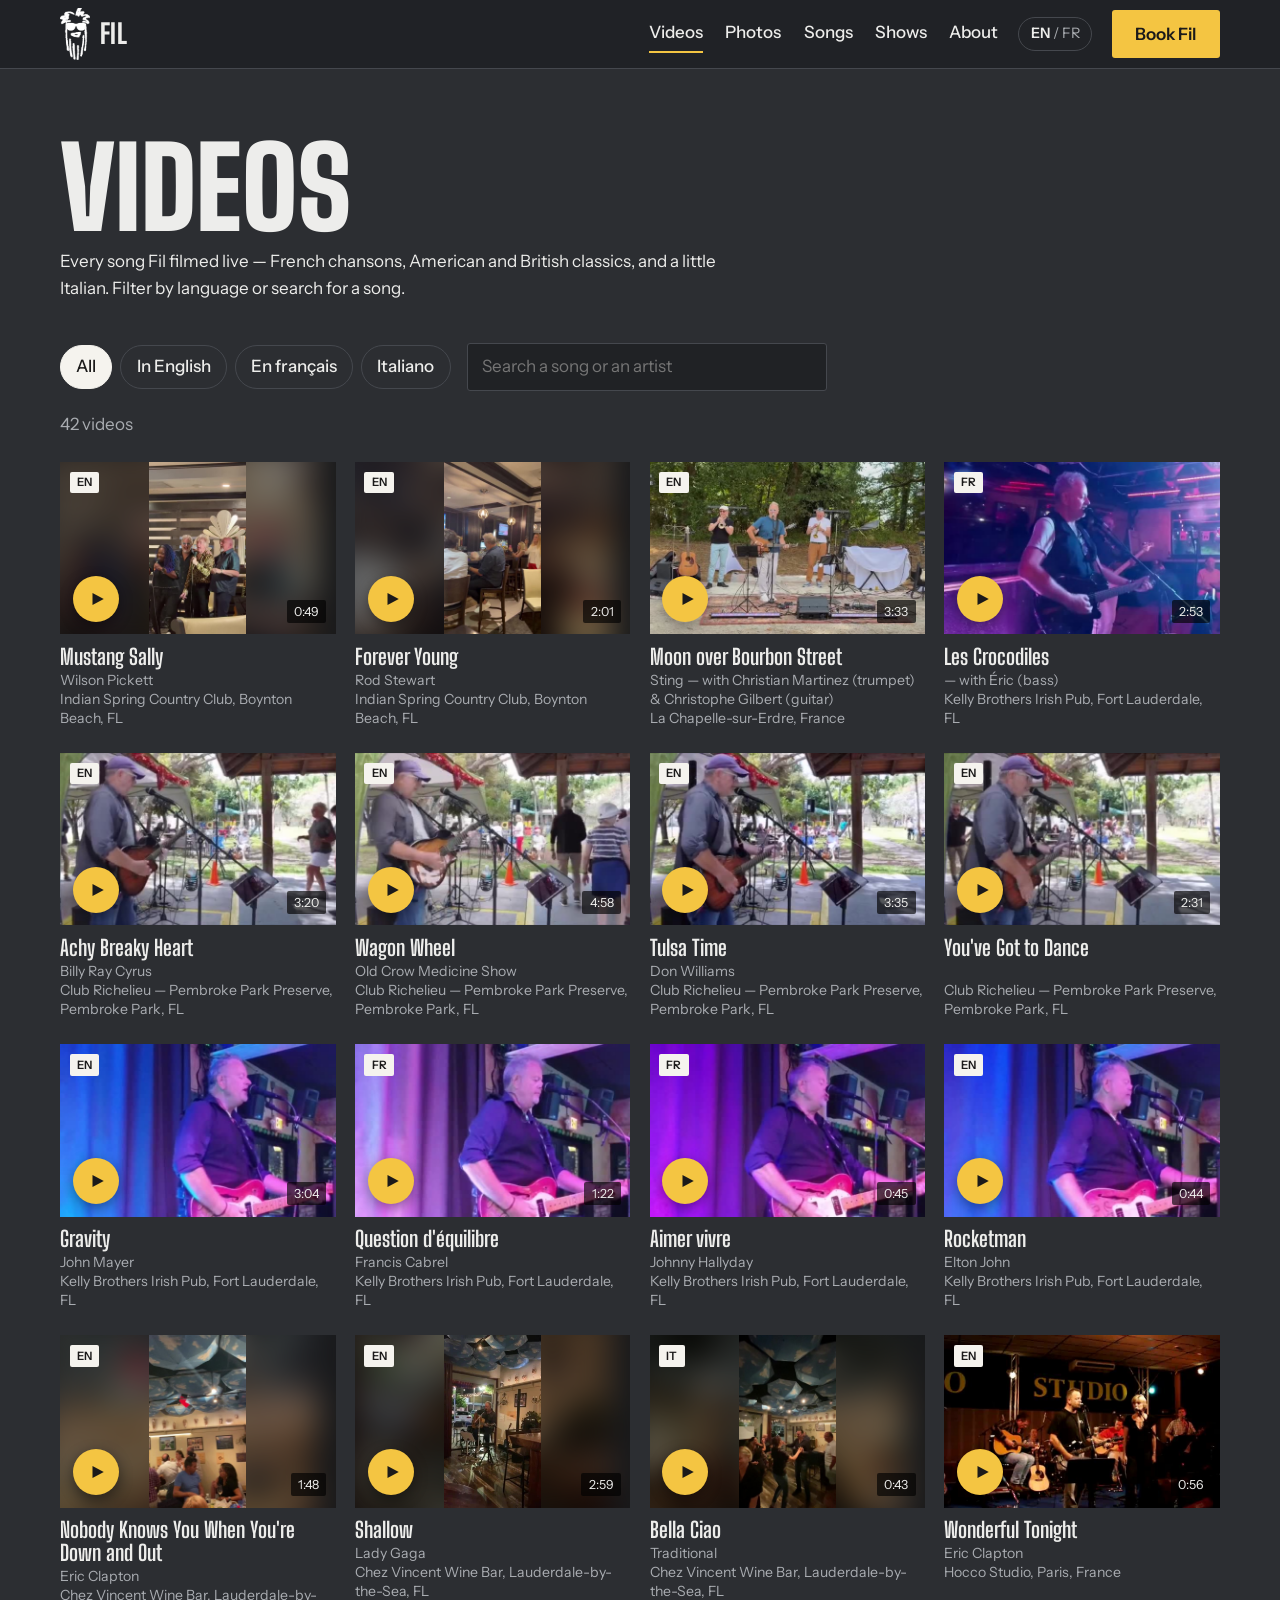
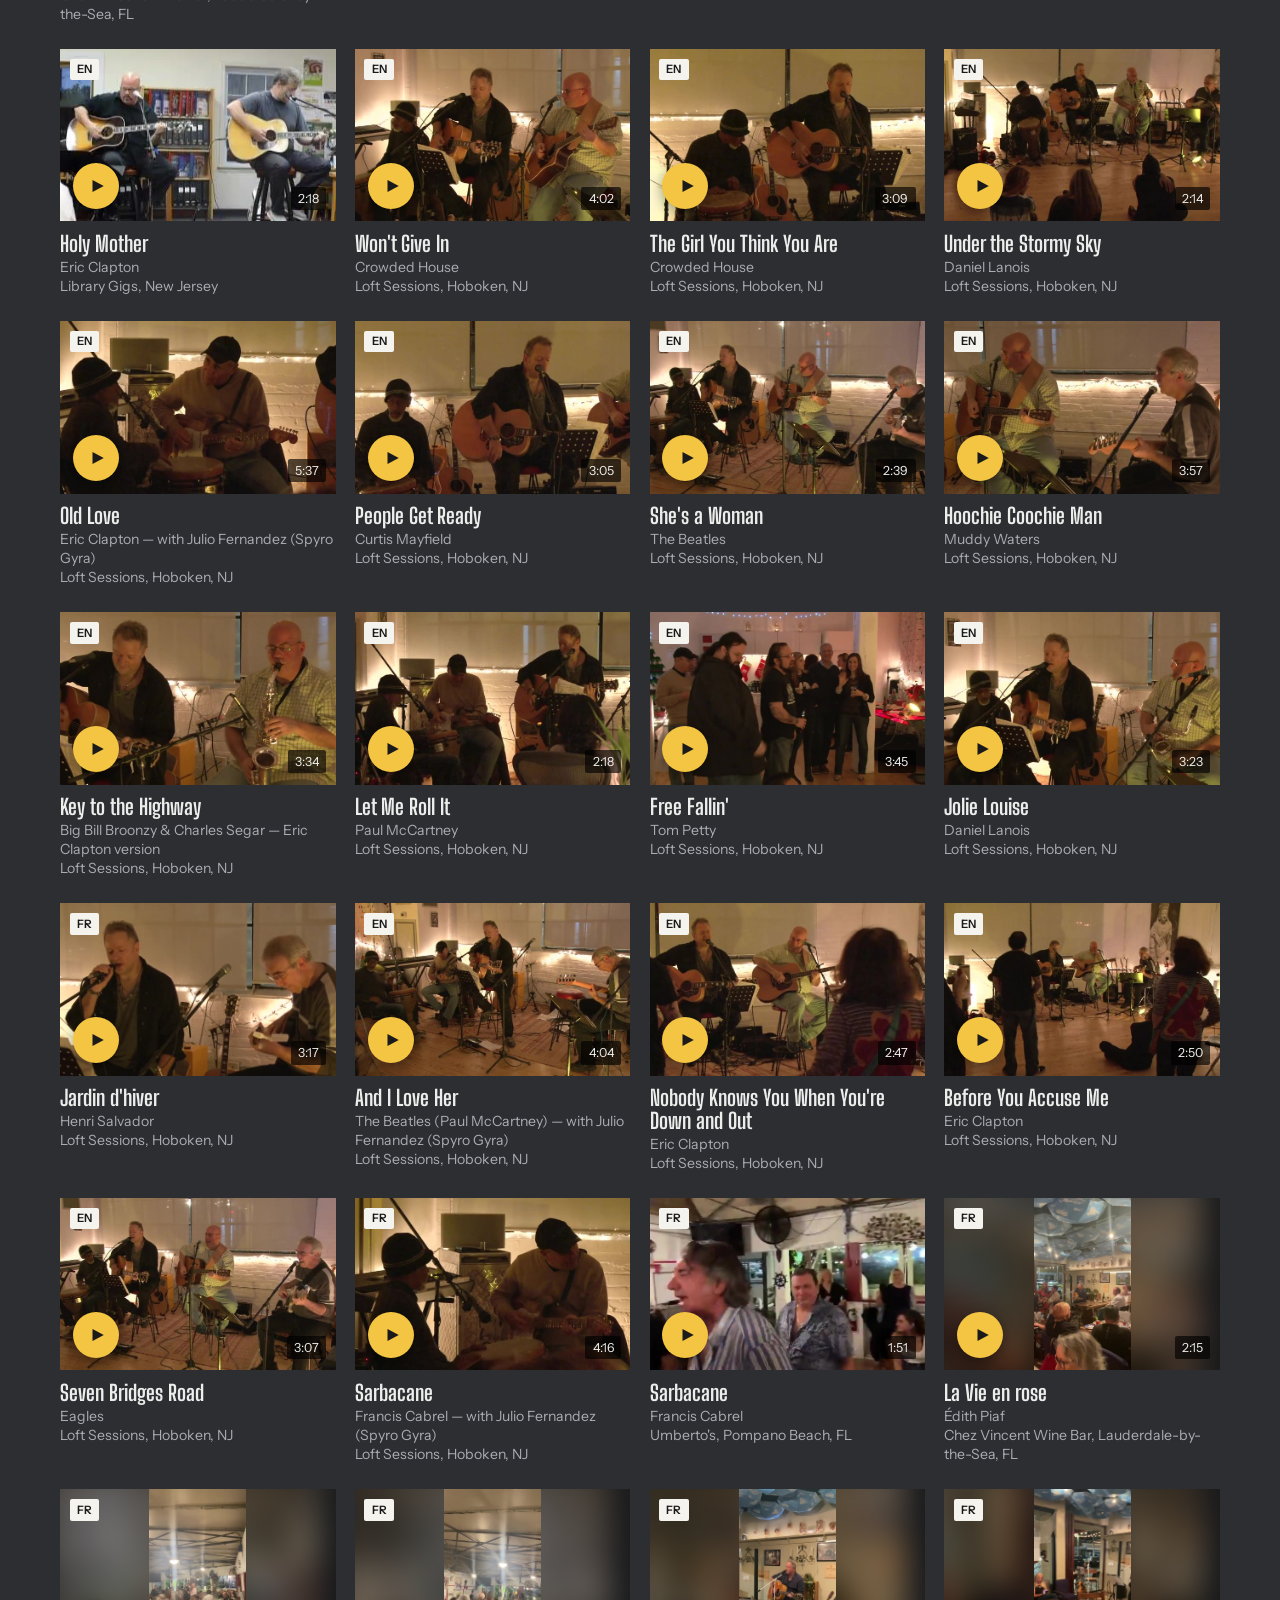
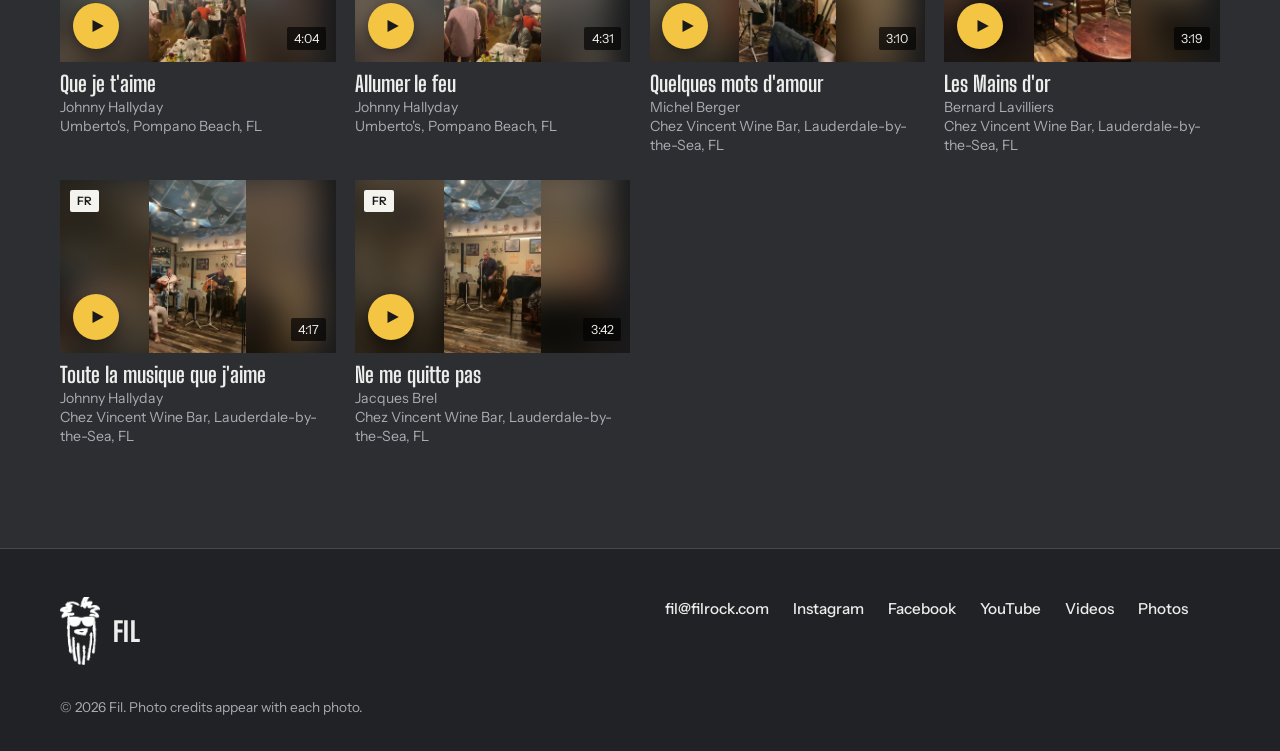
<file: videos.html>
<!doctype html>
<html lang="en" data-lang="en">
<head>
<meta charset="utf-8">
<meta name="viewport" content="width=device-width, initial-scale=1">
<title>Videos — Fil</title>
<meta name="description" content="Watch Fil live: 55 videos of French chansons and classic rock filmed at real gigs in Florida, New Jersey and Paris.">
<link rel="canonical" href="https://filrock.com/videos.html">
<meta property="og:title" content="Videos — Fil">
<meta property="og:description" content="Watch Fil live: 55 videos of French chansons and classic rock filmed at real gigs in Florida, New Jersey and Paris.">
<meta property="og:type" content="website">
<meta property="og:url" content="https://filrock.com/videos.html">
<meta property="og:image" content="https://filrock.com/assets/img/lib/fil-main-2026-warm.jpg">
<meta name="twitter:card" content="summary_large_image">
<meta name="theme-color" content="#202225">
<link rel="icon" href="favicon.png" type="image/png">
<link rel="apple-touch-icon" href="apple-touch-icon.png">
<link rel="preconnect" href="https://fonts.googleapis.com">
<link rel="preconnect" href="https://fonts.gstatic.com" crossorigin>
<link href="https://fonts.googleapis.com/css2?family=Big+Shoulders+Display:wght@600;700;800;900&family=Instrument+Sans:wght@400;500;600;700&family=Permanent+Marker&display=swap" rel="stylesheet">
<link rel="stylesheet" href="assets/css/site.css?v=20261116a">
</head>
<body>
<a class="skip" href="#main"><span data-l="en">Skip to content</span><span data-l="fr">Aller au contenu</span></a>

<header class="top">
  <div class="wrap">
    <a class="brand" href="./" aria-label="Fil, home">
      <img src="assets/img/logo-face-white.png" alt="" width="30" height="51">
      <span class="wordmark">FIL</span>
    </a>
    <nav class="nav" id="nav" aria-label="Main">
      <a href="videos.html" aria-current="page"><span data-l="en">Videos</span><span data-l="fr">Vidéos</span></a>
      <a href="photos.html">Photos</a>
      <a href="./#songs"><span data-l="en">Songs</span><span data-l="fr">Chansons</span></a>
      <a href="./#shows"><span data-l="en">Shows</span><span data-l="fr">Concerts</span></a>
      <a href="./#about"><span data-l="en">About</span><span data-l="fr">Biographie</span></a>
    </nav>
    <button class="lang" type="button">EN / FR</button>
    <a class="btn btn-spot" href="./#book"><span data-l="en">Book Fil</span><span data-l="fr">Réserver Fil</span></a>
    <button class="menu-btn" type="button" aria-controls="nav" aria-expanded="false" data-en="Open menu" data-fr="Ouvrir le menu"><span></span><span></span><span></span></button>
  </div>
</header>

<main id="main">
  <section class="page-head">
    <div class="wrap">
      <h1><span data-l="en">Videos</span><span data-l="fr">Vidéos</span></h1>
      <p><span data-l="en">Every song Fil filmed live — French chansons, American and British classics, and a little Italian. Filter by language or search for a song.</span><span data-l="fr">Toutes les chansons filmées en live — chansons françaises, classiques américains et britanniques, et un peu d'italien. Filtrez par langue ou cherchez une chanson.</span></p>
    </div>
  </section>
  <section class="section" style="padding-top:1rem">
    <div class="wrap">
      <div class="toolbar">
        <div class="chips" role="group" data-en="Filter by language" data-fr="Filtrer par langue">
          <button class="chip" type="button" data-filter="all" aria-pressed="true"><span data-l="en">All</span><span data-l="fr">Toutes</span></button>
          <button class="chip" type="button" data-filter="en" aria-pressed="false">In English</button>
          <button class="chip" type="button" data-filter="fr" aria-pressed="false">En français</button>
          <button class="chip" type="button" data-filter="it" aria-pressed="false">Italiano</button>
        </div>
        <label class="sr-only" for="vsearch"><span data-l="en">Search a song or an artist</span><span data-l="fr">Chercher une chanson ou un artiste</span></label>
        <input class="vsearch" id="vsearch" type="search" data-video-search data-en="Search a song or an artist" data-fr="Chercher une chanson ou un artiste" placeholder="Search a song or an artist">
      </div>
      <p class="vcount" data-video-count aria-live="polite"></p>
      <div class="vgrid" data-videos="all"></div>
    </div>
  </section>
</main>

<footer class="foot">
  <div class="wrap">
    <div class="foot-brand"><img src="assets/img/logo-face-white.png" alt="" width="40" height="68"><span class="wordmark">FIL</span></div>
    <div class="foot-links">
      <a href="mailto:fil@filrock.com">fil@filrock.com</a>
      <a href="https://www.instagram.com/fil_rock/" target="_blank" rel="noopener">Instagram</a>
      <a href="https://www.facebook.com/profile.php?id=61576345754601" target="_blank" rel="noopener">Facebook</a>
      <a href="https://www.youtube.com/channel/UCnaAOq6yiKES8PhE9cGg55g" target="_blank" rel="noopener">YouTube</a>
      <a href="videos.html"><span data-l="en">Videos</span><span data-l="fr">Vidéos</span></a>
      <a href="photos.html">Photos</a>
    </div>
    <p class="foot-small">© <span data-year>2026</span> Fil. <span data-l="en">Photo credits appear with each photo.</span><span data-l="fr">Les crédits photo sont indiqués avec chaque photo.</span></p>
  </div>
</footer>

<dialog id="player" aria-label="Video">
  <button class="dlg-close" type="button" aria-label="Close">×</button>
  <div class="dlg"><div class="dlg-media"></div><div class="dlg-cap"></div></div>
</dialog>

<script src="data/videos.js?v=20261116a"></script>
<script src="data/shows.js?v=20261116a"></script>
<script src="assets/js/site.js?v=20261116a"></script>
</body>
</html>
</file>
<file: assets/css/site.css>
/* Fil — site styles
   Palette (Nov 15, 2026, Fil's choice "A"): dark greys, set-list paper, marker ink, stage-light yellow. */
:root{
  --bg:#2c2e32;
  --bg-deep:#202225;
  --line:#45484e;
  /* old names kept so older rules still work */
  --bordeaux:var(--bg);
  --bordeaux-deep:var(--bg-deep);
  --bordeaux-line:var(--line);
  --paper:#f5f3ee;
  --ink:#1b1a1a;
  --spot:#f4c542;
  --spot-deep:#d9a91f;
  --text:#ededeb;
  --muted:#a9acb1;
  --display:"Big Shoulders Display", "Arial Narrow", sans-serif;
  --body:"Instrument Sans", system-ui, -apple-system, "Segoe UI", sans-serif;
  --marker:"Permanent Marker", "Comic Sans MS", cursive;
  --wrap:1240px;
  --gut:clamp(1rem, 3.5vw, 2.5rem);
}
*,*::before,*::after{box-sizing:border-box}
html{-webkit-text-size-adjust:100%;scroll-behavior:smooth}
@media (prefers-reduced-motion:reduce){html{scroll-behavior:auto}*{animation:none!important;transition:none!important}}
body{margin:0;background:var(--bg);color:var(--text);font:400 1.0625rem/1.6 var(--body);}
img{max-width:100%;height:auto;display:block}
a{color:inherit}
button{font:inherit;color:inherit}
:focus-visible{outline:3px solid var(--spot);outline-offset:3px;border-radius:2px}
.skip{position:absolute;left:-999px;top:0;background:var(--spot);color:var(--ink);padding:.6rem 1rem;z-index:100}
.skip:focus{left:1rem}
.wrap{max-width:var(--wrap);margin:0 auto;padding:0 var(--gut)}
.sr-only{position:absolute;width:1px;height:1px;overflow:hidden;clip:rect(0 0 0 0);white-space:nowrap}

/* language switching: only the active language shows */
html[data-lang="en"] [data-l="fr"],
html[data-lang="fr"] [data-l="en"]{display:none!important}

/* ---------- header ---------- */
.top{position:sticky;top:0;z-index:40;background:color-mix(in srgb,var(--bg-deep) 92%,transparent);backdrop-filter:blur(6px);border-bottom:1px solid var(--line)}
.top .wrap{display:flex;align-items:center;gap:1.25rem;min-height:68px}
.brand{display:flex;align-items:center;gap:.6rem;text-decoration:none;margin-right:auto}
.brand img{width:30px;height:auto}
.wordmark{font:800 1.7rem/1 var(--display);letter-spacing:.02em}
.nav{display:flex;gap:1.4rem}
.nav a{text-decoration:none;font-weight:500;color:var(--text);padding:.3rem 0;border-bottom:2px solid transparent}
.nav a:hover,.nav a[aria-current="page"]{border-bottom-color:var(--spot)}
.lang{background:none;border:1px solid var(--line);border-radius:999px;padding:.3rem .7rem;cursor:pointer;font-size:.9rem;color:var(--muted)}
.lang b{color:var(--text);font-weight:600}
.menu-btn{display:none;background:none;border:0;padding:.4rem;cursor:pointer}
.menu-btn span{display:block;width:24px;height:2px;background:var(--text);margin:5px 0}
@media (max-width:860px){
  .menu-btn{display:block}
  .nav{position:absolute;left:0;right:0;top:100%;flex-direction:column;gap:0;background:var(--bg-deep);border-bottom:1px solid var(--line);padding:.5rem var(--gut) 1rem;display:none}
  .nav.open{display:flex}
  .nav a{padding:.75rem 0;border-bottom:1px solid var(--line)}
  .top .btn-spot{display:none}
}

/* ---------- buttons ---------- */
.btn{display:inline-flex;align-items:center;gap:.5rem;padding:.8rem 1.35rem;border-radius:3px;font-weight:600;text-decoration:none;border:2px solid transparent;cursor:pointer;line-height:1.1}
.btn-spot{background:var(--spot);color:var(--ink)}
.btn-spot:hover{background:var(--spot-deep)}
.btn-line{border-color:var(--text);color:var(--text);background:transparent}
.btn-line:hover{background:var(--text);color:var(--bg)}
.btn svg{width:1em;height:1em}

/* ---------- hero ---------- */
.hero{position:relative;padding:clamp(1.5rem,4vw,3rem) 0 clamp(2.5rem,6vw,5rem)}
.hero .wrap{display:grid;grid-template-columns:repeat(12,1fr);column-gap:clamp(1rem,2vw,2rem);align-items:center}
.hero-photo{grid-column:1/8;grid-row:1;margin:0;position:relative}
.hero-photo img{width:100%;aspect-ratio:1/1;object-fit:cover;object-position:50% 40%;filter:contrast(1.05)}
.hero-photo figcaption{position:absolute;right:.6rem;bottom:.5rem;font-size:.72rem;color:#ddd;opacity:.75}
.hero-copy{grid-column:1/-1;grid-row:2;display:grid;grid-template-columns:7fr 5fr;column-gap:clamp(1rem,3vw,3rem);align-items:end;position:relative;z-index:2}
.hero-name{align-self:start;font:900 clamp(7rem,22vw,17rem)/.8 var(--display);margin:calc(-1 * clamp(4.2rem,11vw,9.6rem)) 0 0;letter-spacing:-.01em;color:var(--paper);text-transform:uppercase}
.hero-text{padding:1.6rem 0 .6rem}
.hero-tag{font:700 clamp(1.5rem,3vw,2.3rem)/1.08 var(--display);margin:0 0 .6rem;color:var(--spot);max-width:26ch}
.hero-sub{max-width:46ch;margin:0 0 1.4rem;color:var(--text)}
.hero-cta{display:flex;flex-wrap:wrap;gap:.75rem}

/* the taped set list */
.setlist{grid-column:9/13;grid-row:1;align-self:center;margin-top:0;position:relative;background:var(--paper);color:var(--ink);padding:2.2rem 1.6rem 1.4rem;transform:rotate(-2.2deg);box-shadow:0 18px 40px rgba(0,0,0,.35),0 2px 0 rgba(0,0,0,.08);animation:drop .9s cubic-bezier(.2,.9,.25,1.15) both .25s}
.setlist::after{content:"";position:absolute;inset:0;background:repeating-linear-gradient(transparent 0 31px,rgba(27,26,26,.06) 31px 32px);pointer-events:none}
@keyframes drop{from{opacity:0;transform:translateY(-40px) rotate(-8deg)}to{opacity:1;transform:rotate(-2.2deg)}}
.tape{position:absolute;top:-14px;width:96px;height:30px;background:rgba(232,226,205,.82);box-shadow:0 1px 2px rgba(0,0,0,.2)}
.tape-l{left:14px;transform:rotate(-6deg)}
.tape-r{right:14px;transform:rotate(5deg)}
.setlist-head{font:400 1.75rem/1 var(--marker);margin:0 0 .25rem}
.setlist-note{font-size:.85rem;margin:0 0 1rem;color:#5b5552}
.setlist ol{list-style:none;margin:0;padding:0;counter-reset:s;position:relative;z-index:1}
.setlist li{counter-increment:s}
.setlist button{display:flex;gap:.7rem;align-items:baseline;width:100%;text-align:left;background:none;border:0;padding:.28rem 0;cursor:pointer;color:var(--ink)}
.setlist button::before{content:counter(s);font:400 1rem var(--marker);color:#a1302f;min-width:1.3rem}
.setlist .song{font:400 1.32rem/1.15 var(--marker)}
.setlist .who{font-size:.78rem;color:#5b5552;white-space:nowrap}
.setlist button:hover .song{text-decoration:underline;text-decoration-color:var(--spot-deep);text-decoration-thickness:3px;text-underline-offset:3px}
@media (max-width:960px){
  .hero .wrap{grid-template-columns:1fr}
  .hero-photo,.hero-copy,.setlist{grid-column:1/-1}
  .hero-photo{grid-row:1}
  .hero-copy{grid-row:2;grid-template-columns:1fr}
  .hero-text{padding:1.2rem 0 0}
  .setlist{grid-row:3;margin:3rem auto 0;max-width:420px;width:100%}
  .hero-photo img{aspect-ratio:4/4.2}
}

/* ---------- section basics ---------- */
.section{padding:clamp(3.5rem,8vw,6.5rem) 0}
.section-alt{background:var(--bg-deep)}
.h2{font:800 clamp(2.4rem,5.5vw,4.2rem)/.95 var(--display);margin:0 0 .75rem;letter-spacing:-.005em}
.lead{max-width:60ch;color:var(--text);margin:0 0 2rem}
.section-head{display:flex;flex-wrap:wrap;align-items:flex-end;justify-content:space-between;gap:1rem 2rem;margin-bottom:2rem}
.section-head .lead{margin:0}
.more{font-weight:600;text-decoration-color:var(--spot);text-decoration-thickness:2px;text-underline-offset:4px}

/* ---------- next shows (poster band) ---------- */
.shows{background:var(--spot);color:var(--ink);padding:clamp(2.2rem,5vw,3.5rem) 0}
.shows .h2{color:var(--ink)}
.show-list{list-style:none;margin:0;padding:0;display:grid;gap:1.25rem 2rem;grid-template-columns:repeat(auto-fit,minmax(min(100%,340px),1fr))}
.show{display:grid;grid-template-columns:auto 1fr;gap:1.2rem;align-items:start;border-top:3px solid var(--ink);padding-top:1rem}
.show-date{text-align:center;min-width:4.6rem}
.show-date .d{display:block;font:900 3.6rem/.85 var(--display)}
.show-date .m{display:block;font:700 1.15rem/1.1 var(--display);text-transform:uppercase}
.show-date .w{display:block;font-size:.85rem}
.show h3{font:800 1.7rem/1 var(--display);margin:.1rem 0 .4rem}
.show-title{font-weight:600}
.show p{margin:.1rem 0}
.show a{font-weight:600}
.shows-empty{font-size:1.15rem;margin:0}

/* ---------- videos ---------- */
.chips{display:flex;flex-wrap:wrap;gap:.5rem}
.chip{border:1px solid var(--line);background:transparent;color:var(--text);border-radius:999px;padding:.45rem .95rem;cursor:pointer;font-weight:500}
.chip[aria-pressed="true"]{background:var(--paper);color:var(--ink);border-color:var(--paper)}
.vgrid{display:grid;align-items:start;gap:1.6rem 1.2rem;grid-template-columns:repeat(auto-fill,minmax(min(100%,230px),1fr))}
.vcard{display:block;width:100%;background:none;border:0;padding:0;text-align:left;cursor:pointer;color:var(--text)}
.vthumb{position:relative;display:block;aspect-ratio:16/10;overflow:hidden;background:#18191b}
.vthumb img{position:relative;width:100%;height:100%;object-fit:cover;transition:transform .4s}
.vthumb.v .vbg{position:absolute;inset:-20px;width:calc(100% + 40px);height:calc(100% + 40px);object-fit:cover;filter:blur(16px) brightness(.55);transform:none}
.vthumb.v .vfg{object-fit:contain}
.vcard:hover .vthumb .vfg{transform:scale(1.03)}
.vplay{position:absolute;left:.8rem;bottom:.8rem;width:46px;height:46px;border-radius:50%;background:var(--spot);display:grid;place-items:center;box-shadow:0 4px 14px rgba(0,0,0,.4)}
.vplay svg{width:18px;height:18px;margin-left:3px;fill:var(--ink)}
.vdur{position:absolute;right:.6rem;bottom:.7rem;font-size:.78rem;background:rgba(0,0,0,.65);padding:.1rem .45rem;border-radius:2px}
.vlang{position:absolute;left:.6rem;top:.6rem;font-size:.72rem;font-weight:600;background:var(--paper);color:var(--ink);padding:.1rem .45rem;border-radius:2px}
.vtitle{display:block;font:700 1.35rem/1.05 var(--display);margin:.7rem 0 .15rem}
.vmeta{display:block;font-size:.88rem;color:var(--muted);line-height:1.35}
.vsearch{flex:1 1 260px;max-width:360px;background:var(--bg-deep);border:1px solid var(--line);color:var(--text);padding:.6rem .9rem;border-radius:3px;font:inherit}
.vcount{color:var(--muted);margin:0 0 1.5rem}
.toolbar{display:flex;flex-wrap:wrap;gap:1rem;align-items:center;margin-bottom:1.25rem}

/* ---------- songs (poster lineup) ---------- */
.lineup{display:grid;grid-template-columns:1fr 1fr;gap:clamp(1.5rem,4vw,4rem)}
.lineup h3{font:700 1.15rem/1 var(--body);color:var(--spot);margin:0 0 1rem;padding-bottom:.6rem;border-bottom:1px solid var(--line)}
.lineup p{font:600 clamp(1.25rem,2.2vw,1.65rem)/1.35 var(--display);margin:0;color:var(--paper)}
.lineup p span{white-space:nowrap}
.lineup p span::after{content:" /";color:var(--muted);font-weight:400}
.lineup p span:last-child::after{content:""}
@media (max-width:760px){.lineup{grid-template-columns:1fr}}

/* ---------- booking ---------- */
.book{display:grid;grid-template-columns:5fr 6fr;gap:clamp(2rem,5vw,4.5rem);align-items:start}
.book-list{list-style:none;margin:1.5rem 0 2rem;padding:0}
.book-list li{padding:.85rem 0;border-top:1px solid var(--line)}
.book-list strong{display:block;font:700 1.35rem/1.1 var(--display);color:var(--paper)}
.book-list span{color:var(--muted)}
.facts{margin:0;padding:0;list-style:none;display:grid;gap:.55rem}
.facts li{display:flex;gap:.65rem;align-items:baseline}
.facts li::before{content:"";flex:none;width:.6rem;height:.6rem;background:var(--spot);transform:translateY(-.05rem) rotate(45deg)}
.form{background:var(--paper);color:var(--ink);padding:clamp(1.4rem,3vw,2.2rem);border-radius:3px}
.form h3{font:800 2rem/1 var(--display);margin:0 0 .4rem}
.form .hint{margin:0 0 1.25rem;color:#4d4744;font-size:.95rem}
.grid2{display:grid;grid-template-columns:1fr 1fr;gap:0 1rem}
@media (max-width:560px){.grid2{grid-template-columns:1fr}}
.field{display:flex;flex-direction:column;gap:.3rem;margin-bottom:1rem}
.field label{font-weight:600;font-size:.92rem}
.field input,.field select,.field textarea{font:inherit;color:var(--ink);background:#fff;border:1px solid #c9c2bb;border-radius:3px;padding:.65rem .75rem;width:100%}
.field textarea{min-height:120px;resize:vertical}
.field input:focus,.field select:focus,.field textarea:focus{outline:3px solid var(--spot);outline-offset:0;border-color:var(--ink)}
.form .btn-spot{background:var(--ink);color:var(--paper);width:100%;justify-content:center;font-size:1.05rem}
.form .btn-spot:hover{background:#000}
.form-status{margin:.9rem 0 0;font-weight:600}
.form-alt{margin:1rem 0 0;font-size:.92rem;color:#4d4744}
.form-alt a{color:var(--ink);font-weight:600}
.hp{position:absolute;left:-9999px}
@media (max-width:900px){.book{grid-template-columns:1fr}}

/* ---------- about ---------- */
.about{display:grid;grid-template-columns:5fr 7fr;gap:clamp(2rem,5vw,4.5rem);align-items:start}
.about figure{margin:0}
.about figcaption{font-size:.85rem;color:var(--muted);margin-top:.5rem}
.about-text p{max-width:62ch}
.road{list-style:none;margin:2rem 0 0;padding:0;border-left:2px solid var(--spot)}
.road li{position:relative;padding:0 0 1.3rem 1.4rem}
.road li::before{content:"";position:absolute;left:-7px;top:.45rem;width:12px;height:12px;border-radius:50%;background:var(--bg);border:2px solid var(--spot)}
.road strong{display:block;font:700 1.35rem/1.1 var(--display);color:var(--paper)}
.road span{color:var(--muted)}
.road strong span{color:inherit}
.road li.now::before{background:var(--spot)}
.road li.now strong{color:var(--spot)}
@media (max-width:860px){.about{grid-template-columns:1fr}}

/* ---------- photos ---------- */
.pstrip{display:grid;grid-template-columns:repeat(6,1fr);gap:.5rem}
.pstrip img{aspect-ratio:1;object-fit:cover;width:100%}
@media (max-width:760px){.pstrip{grid-template-columns:repeat(3,1fr)}}

/* ---------- friends ---------- */
.friends-note{max-width:62ch;color:var(--muted);margin:-.5rem 0 1.5rem}
.friends{display:grid;grid-template-columns:repeat(6,1fr);gap:1rem .75rem;align-items:start}
.friends .pitem{margin:0}
.friends .pitem img{aspect-ratio:4/5;object-fit:cover;object-position:50% 30%;width:100%;height:auto}
.friends .pitem span{color:var(--text);font-size:.9rem;line-height:1.3}
@media (max-width:1000px){.friends{grid-template-columns:repeat(4,1fr)}}
@media (max-width:640px){.friends{grid-template-columns:repeat(2,1fr)}}
.pgrid{columns:4 240px;column-gap:.75rem}
.pitem{break-inside:avoid;margin:0 0 .75rem;background:none;border:0;padding:0;display:block;width:100%;cursor:zoom-in;text-align:left;color:var(--text)}
.pitem img{width:100%}
.pitem span{display:block;font-size:.85rem;color:var(--muted);padding:.35rem 0 .2rem}
.tabs{display:flex;flex-wrap:wrap;gap:.5rem;margin-bottom:1.5rem}

/* ---------- dialogs (video player + photo viewer) ---------- */
dialog{border:0;padding:0;background:transparent;color:var(--text);max-width:min(96vw,1100px);width:100%}
dialog::backdrop{background:rgba(14,15,17,.9)}
.dlg{position:relative;display:flex;flex-direction:column;align-items:center}
.dlg-media{width:100%;display:flex;justify-content:center}
.dlg-media video,.dlg-media img{max-height:78vh;max-width:100%;width:auto;background:#000}
.dlg-media iframe{width:min(96vw,1100px);aspect-ratio:16/9;border:0}
.dlg-media.v iframe{width:auto;height:78vh;aspect-ratio:9/16}
.dlg-cap{padding:.8rem 0 0;text-align:center}
.dlg-cap b{font:700 1.5rem/1.1 var(--display);display:block}
.dlg-cap span{color:var(--muted);font-size:.92rem}
.dlg-close{position:fixed;top:.9rem;right:.9rem;width:46px;height:46px;border-radius:50%;border:0;background:var(--paper);color:var(--ink);font-size:1.6rem;line-height:1;cursor:pointer;z-index:2}
.dlg-nav{position:fixed;top:50%;transform:translateY(-50%);width:46px;height:46px;border-radius:50%;border:0;background:rgba(245,243,238,.9);color:var(--ink);font-size:1.4rem;cursor:pointer}
.dlg-prev{left:.8rem}.dlg-next{right:.8rem}

/* ---------- page header (inner pages) ---------- */
.page-head{padding:clamp(2.5rem,6vw,4.5rem) 0 1.5rem}
.page-head h1{font:900 clamp(3.4rem,9vw,7rem)/.85 var(--display);margin:0 0 .75rem;text-transform:uppercase}
.page-head p{max-width:60ch;margin:0}

/* ---------- footer ---------- */
.foot{background:var(--bg-deep);border-top:1px solid var(--line);padding:3rem 0 2rem;font-size:.95rem}
.foot .wrap{display:grid;grid-template-columns:auto 1fr auto;gap:2rem;align-items:start}
.foot-brand{display:flex;gap:.8rem;align-items:center}
.foot-brand img{width:40px}
.foot-links{display:flex;flex-wrap:wrap;gap:.6rem 1.5rem;justify-content:flex-end}
.foot-links a{text-decoration:none;font-weight:500}
.foot-links a:hover{text-decoration:underline}
.foot-small{grid-column:1/-1;color:var(--muted);font-size:.85rem;margin:0}
@media (max-width:760px){.foot .wrap{grid-template-columns:1fr}.foot-links{justify-content:flex-start}}
</file>
